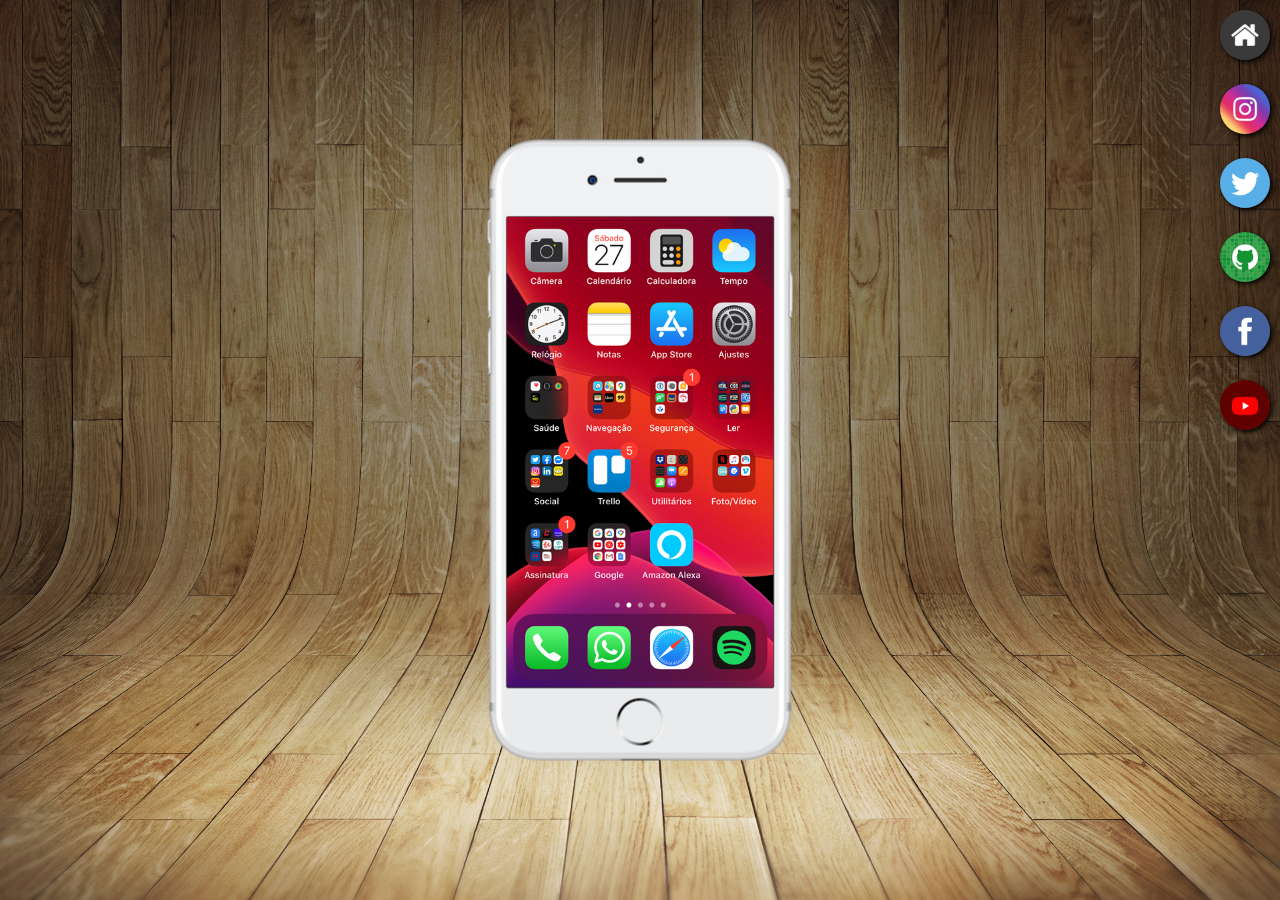
<file: index.html>
<!DOCTYPE html>
<html lang="pt-br">
<head>
    <meta charset="UTF-8">
    <meta name="viewport" content="width=device-width, initial-scale=1.0">
    <title>Projeto Rede Sociais</title>
    <link rel="stylesheet" href="estilo/style.css">
    <link rel="shortcut icon" href="favicon.ico" type="image/x-icon">
</head>
<body>
    <main>
        <section id="telefone">
            <iframe src="home.html" frameborder="0" name="tela" id="tela"></iframe>
        </section>
        <section id="redes-sociais">
            <a href="home.html" target="tela"><img src="imagens/logo-home.jpg" alt="Início"></a><br>
            <a href="instagram.html" target="tela"><img src="imagens/logo-instagram.jpg" alt="Instagram"></a><br>
            <a href="twitter.html" target="tela"><img src="imagens/logo-twitter.jpg" alt="Twitter"></a><br>
            <a href="github.html" target="tela"><img src="imagens/logo-github.jpg" alt="Github"></a><br>
            <a href="facebook.html" target="tela"><img src="imagens/logo-facebook.jpg" alt="Facebook"></a><br>
            <a href="youtube.html" target="tela"><img src="imagens/logo-youtube.jpg" alt="Youtube"></a>
        </section>
    </main>
</body>
</html>
</file>
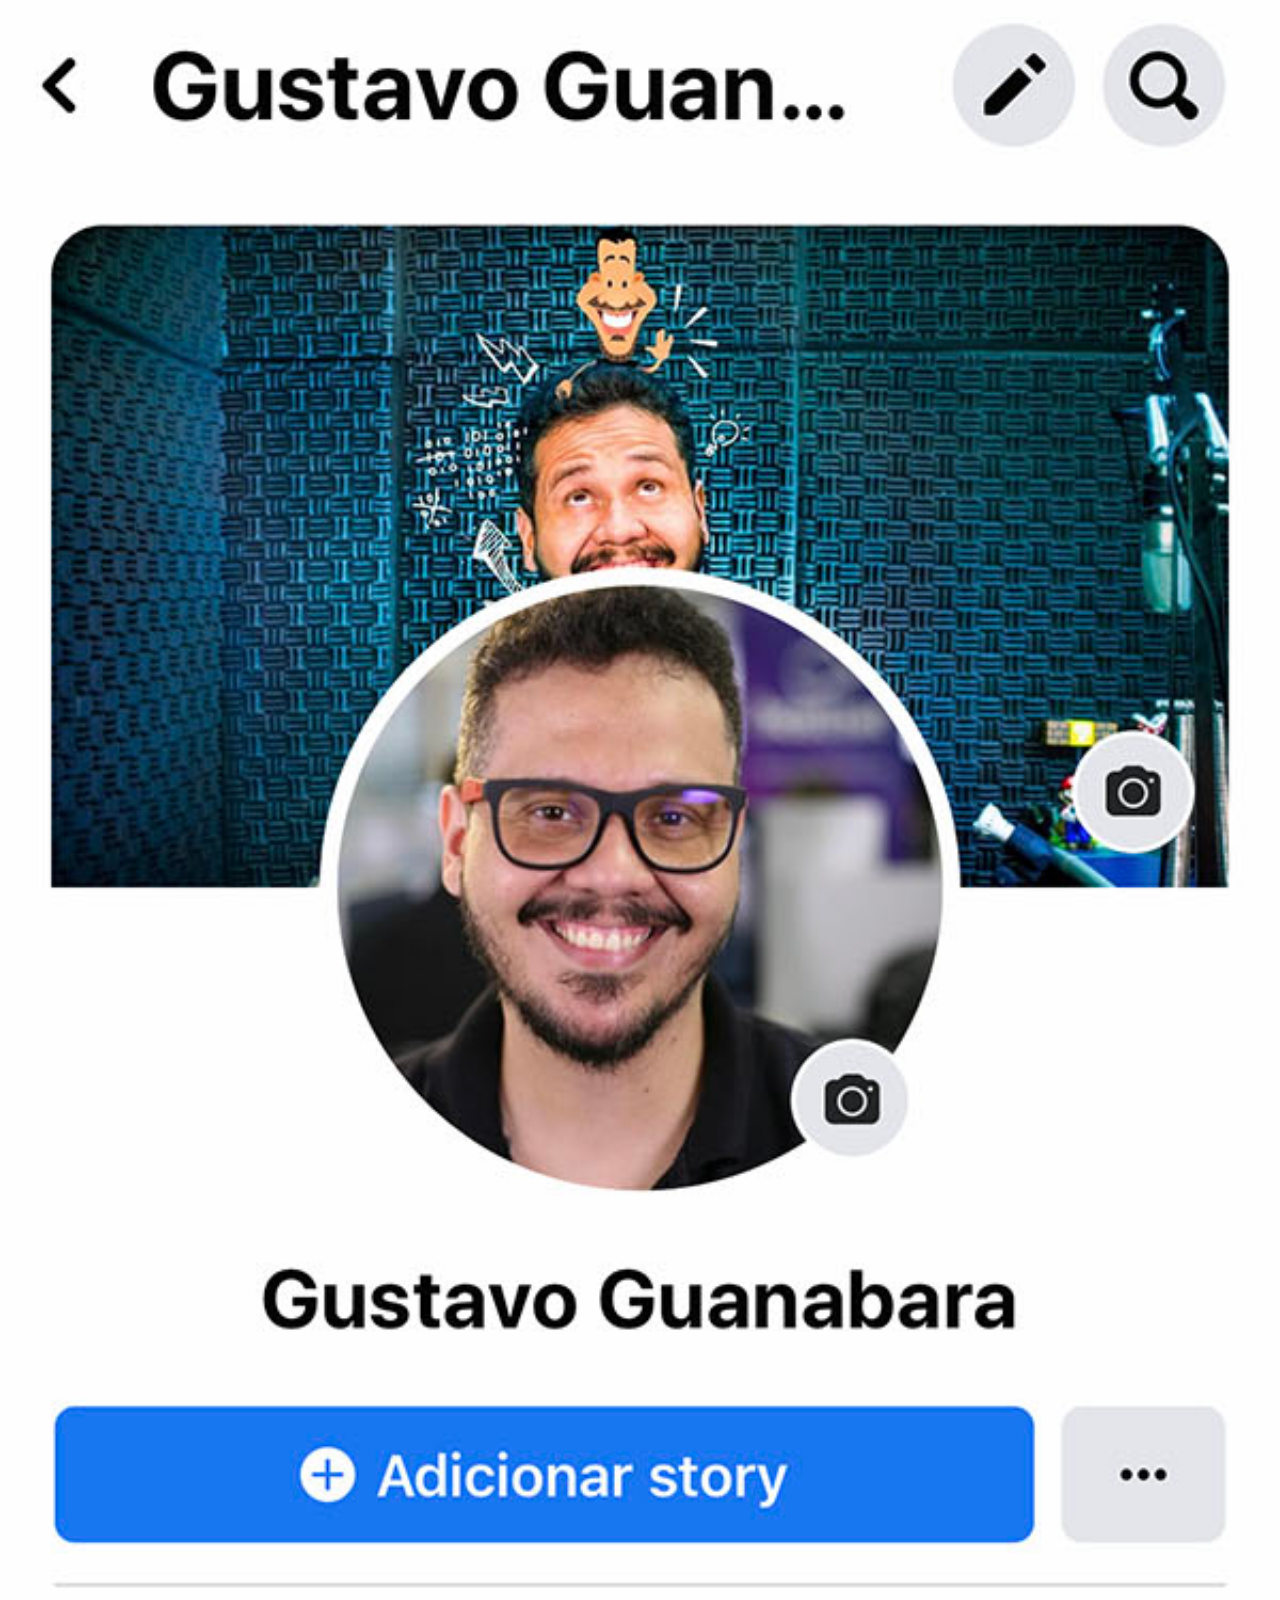
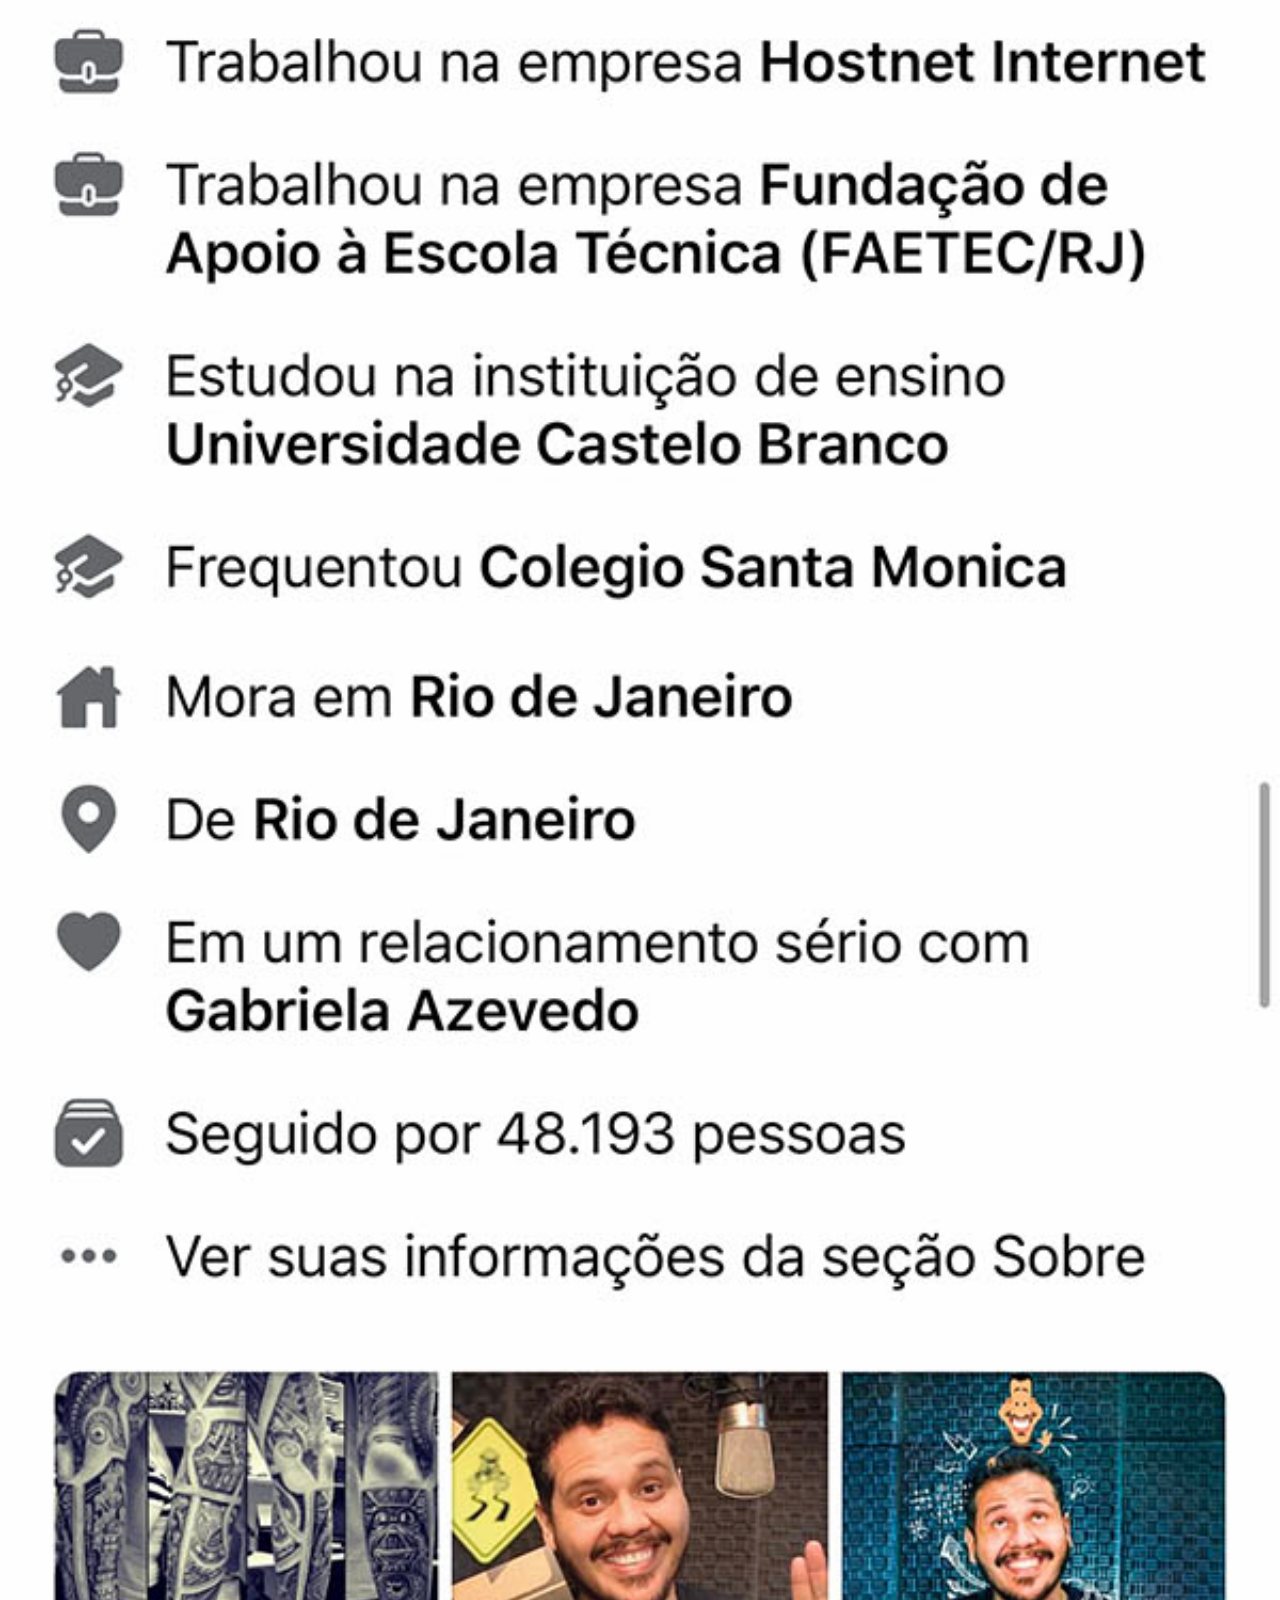
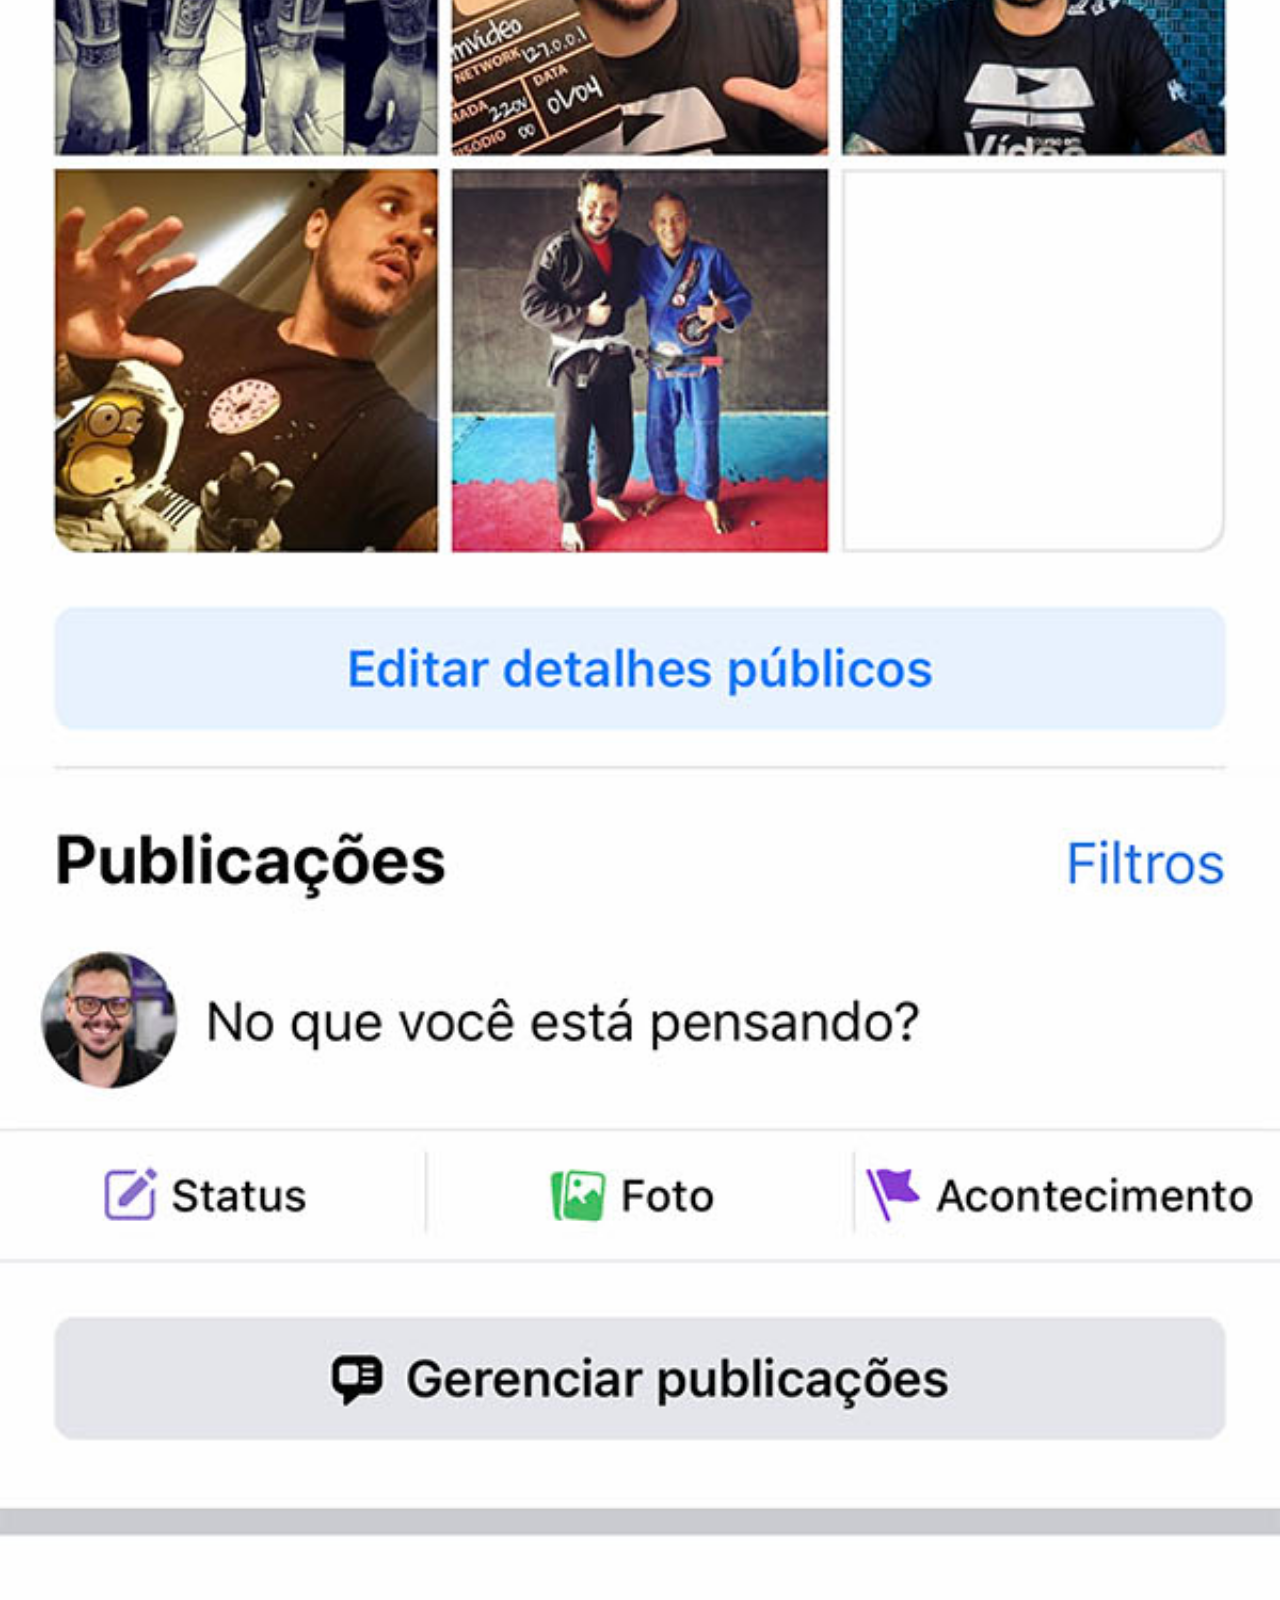
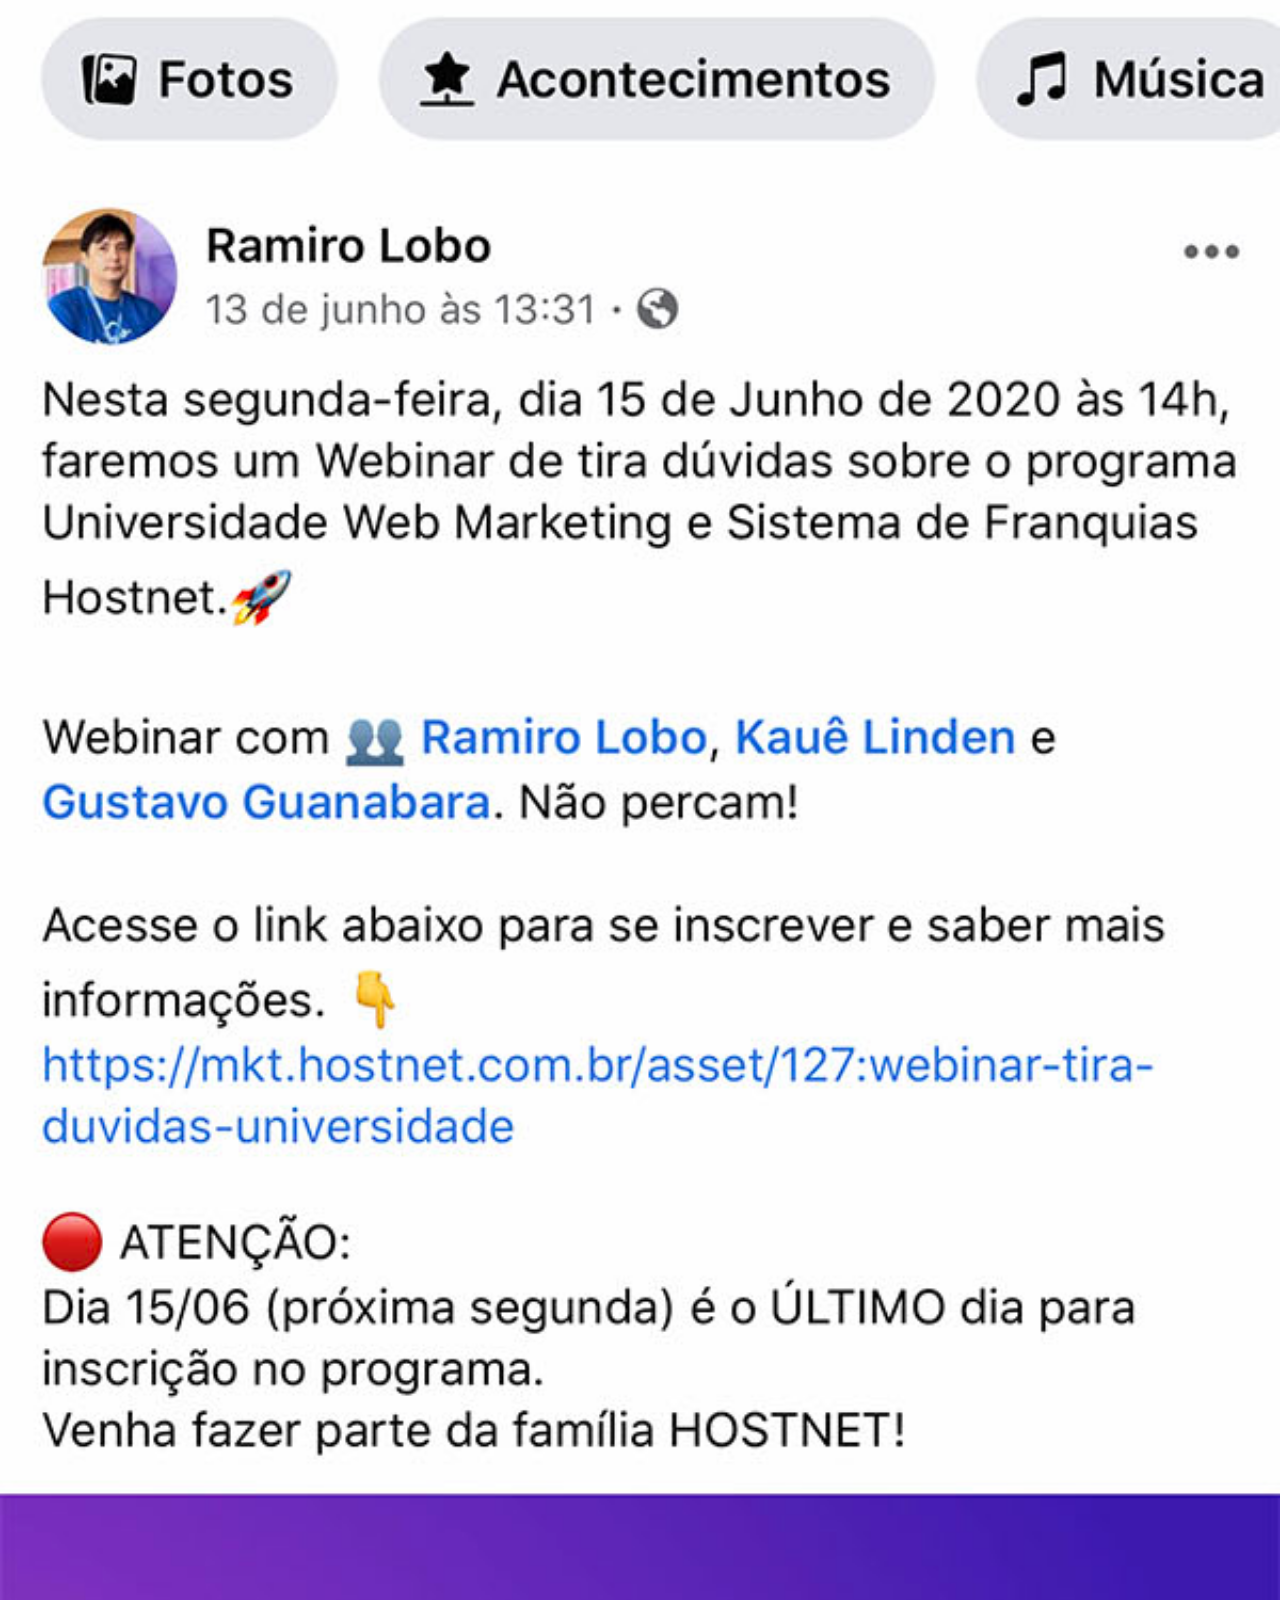
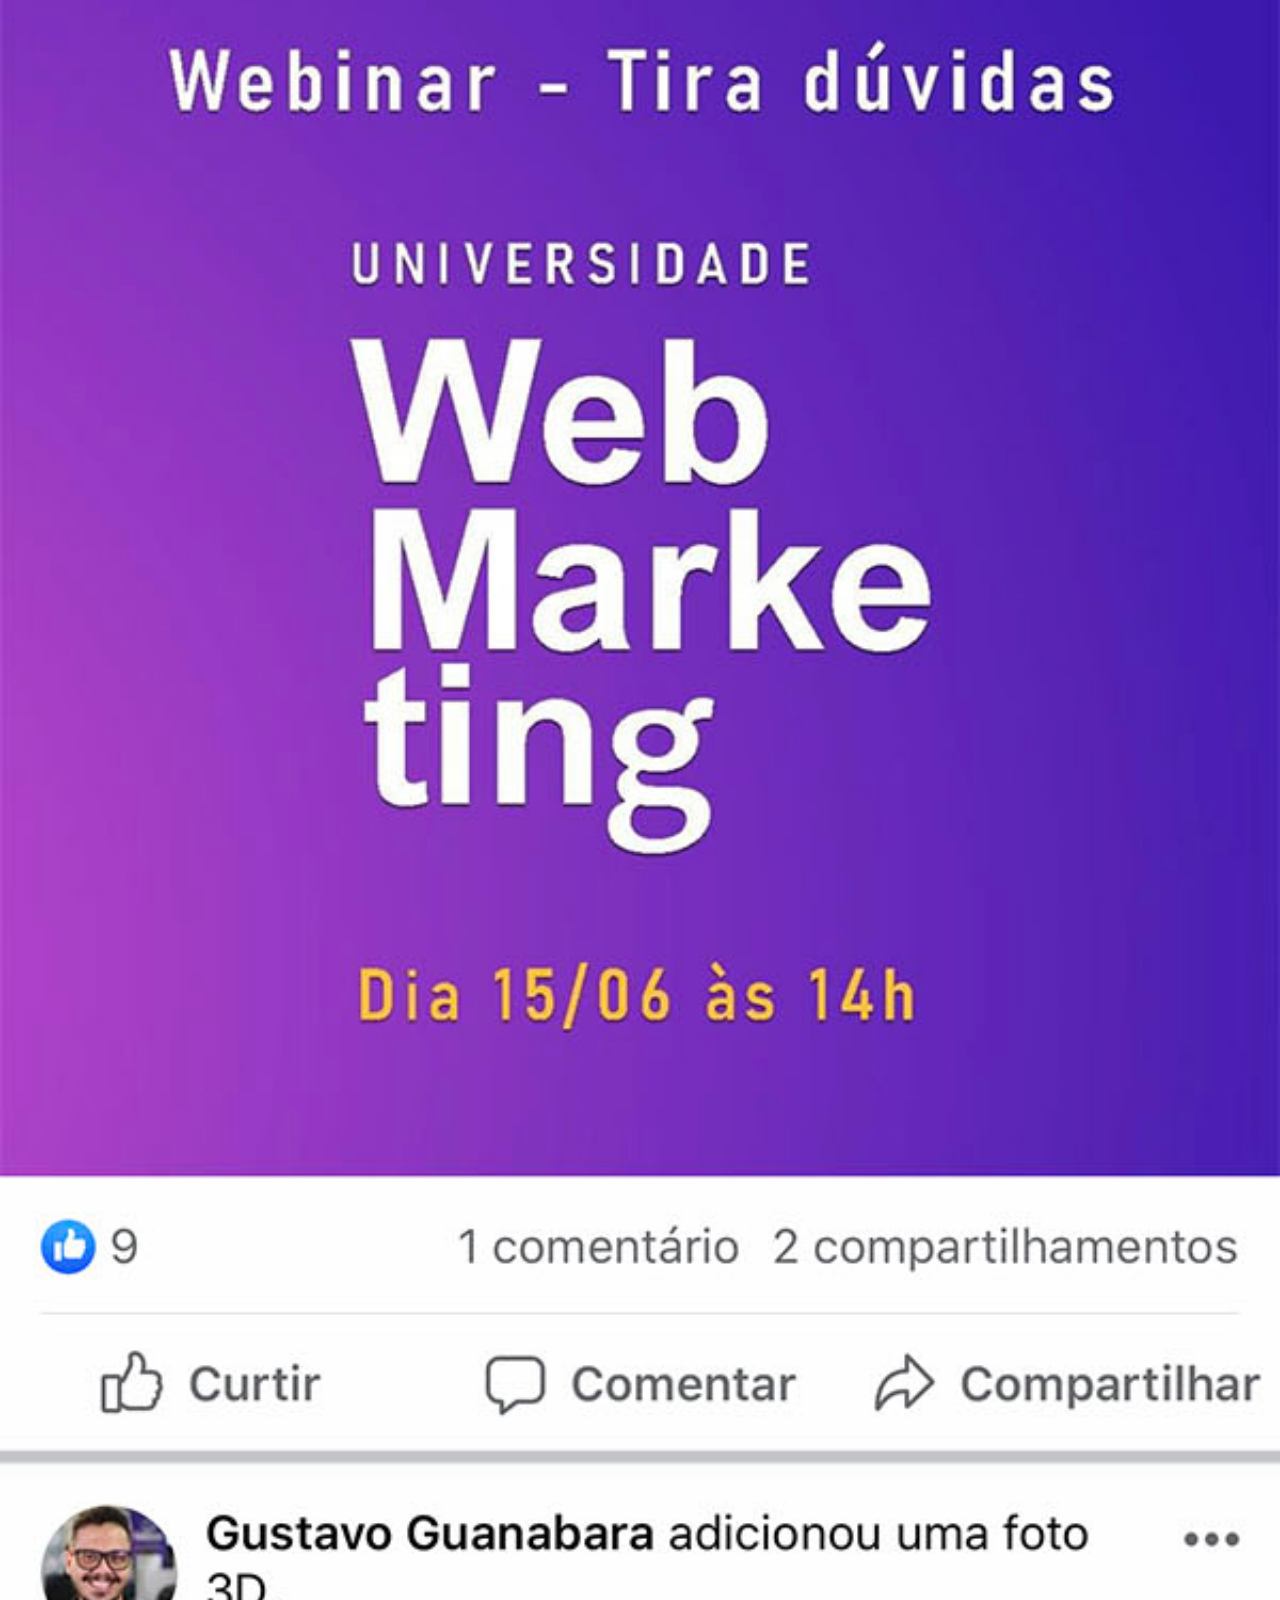
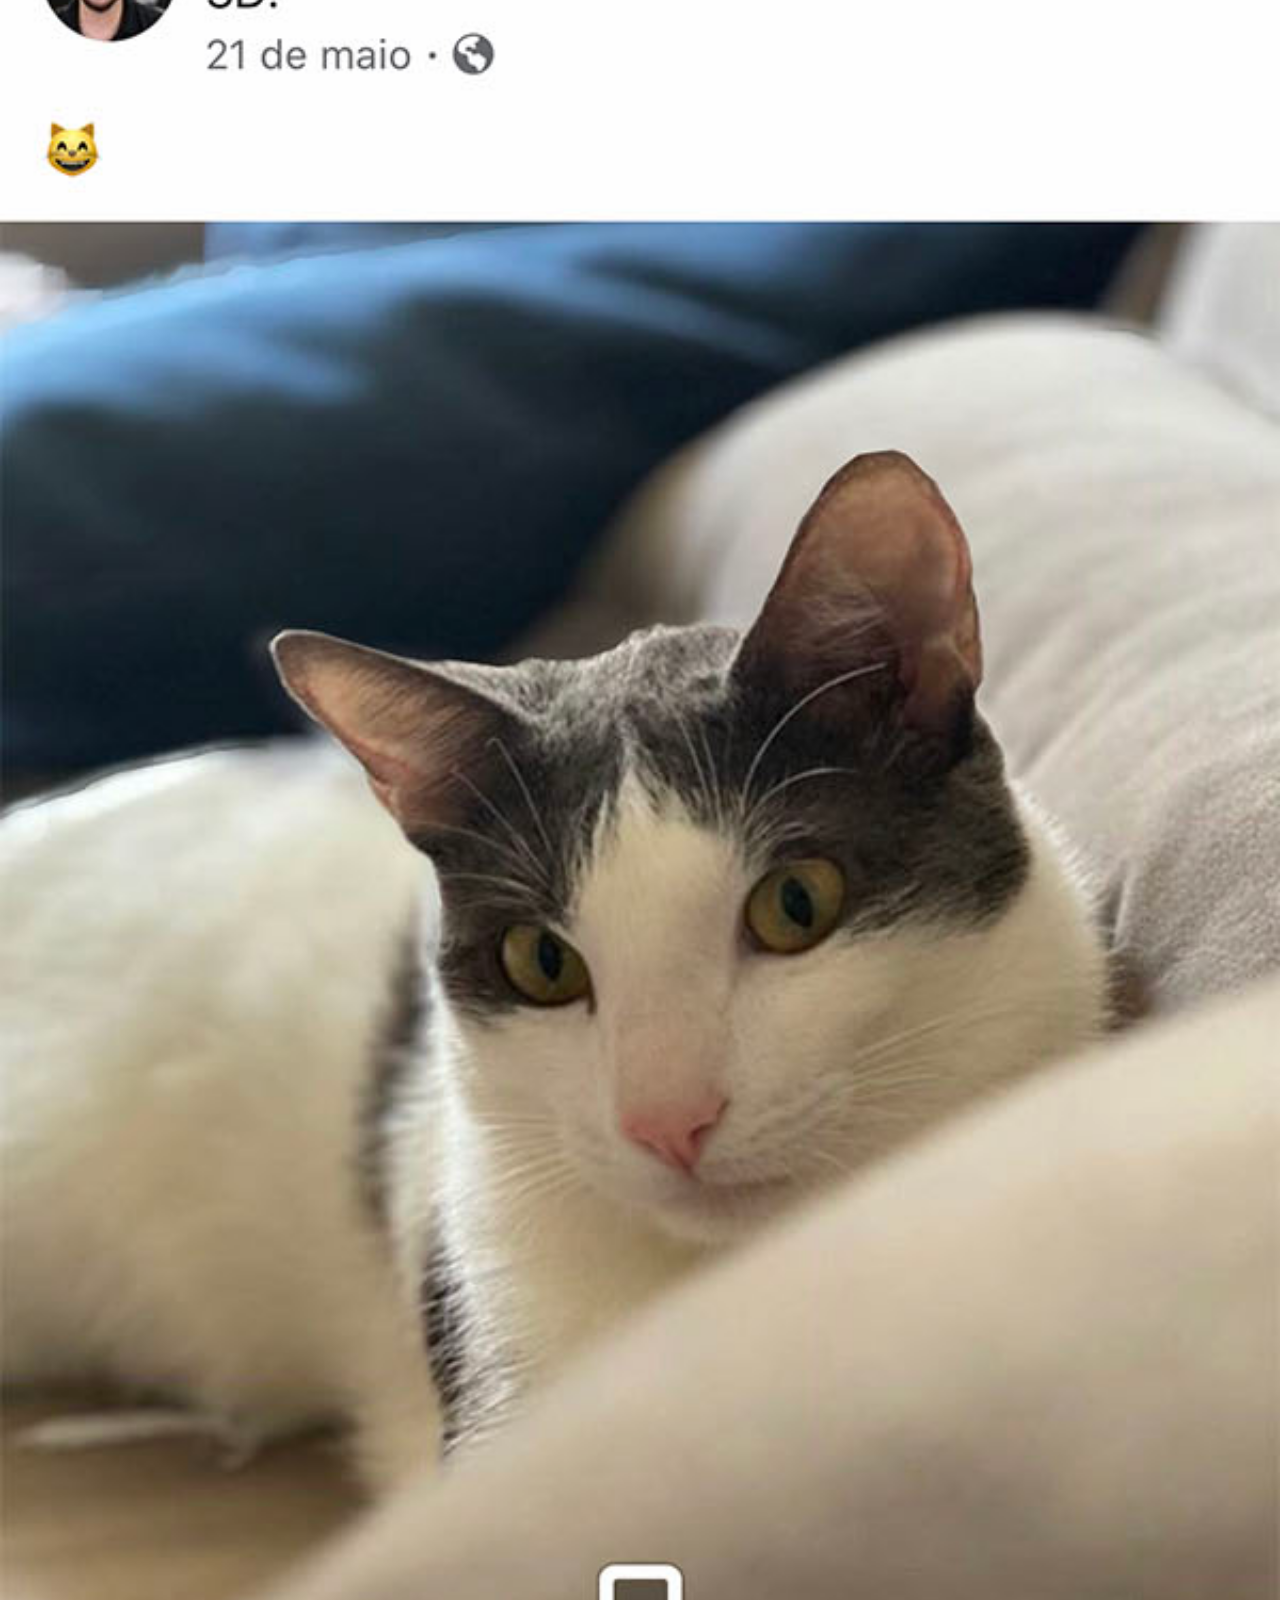
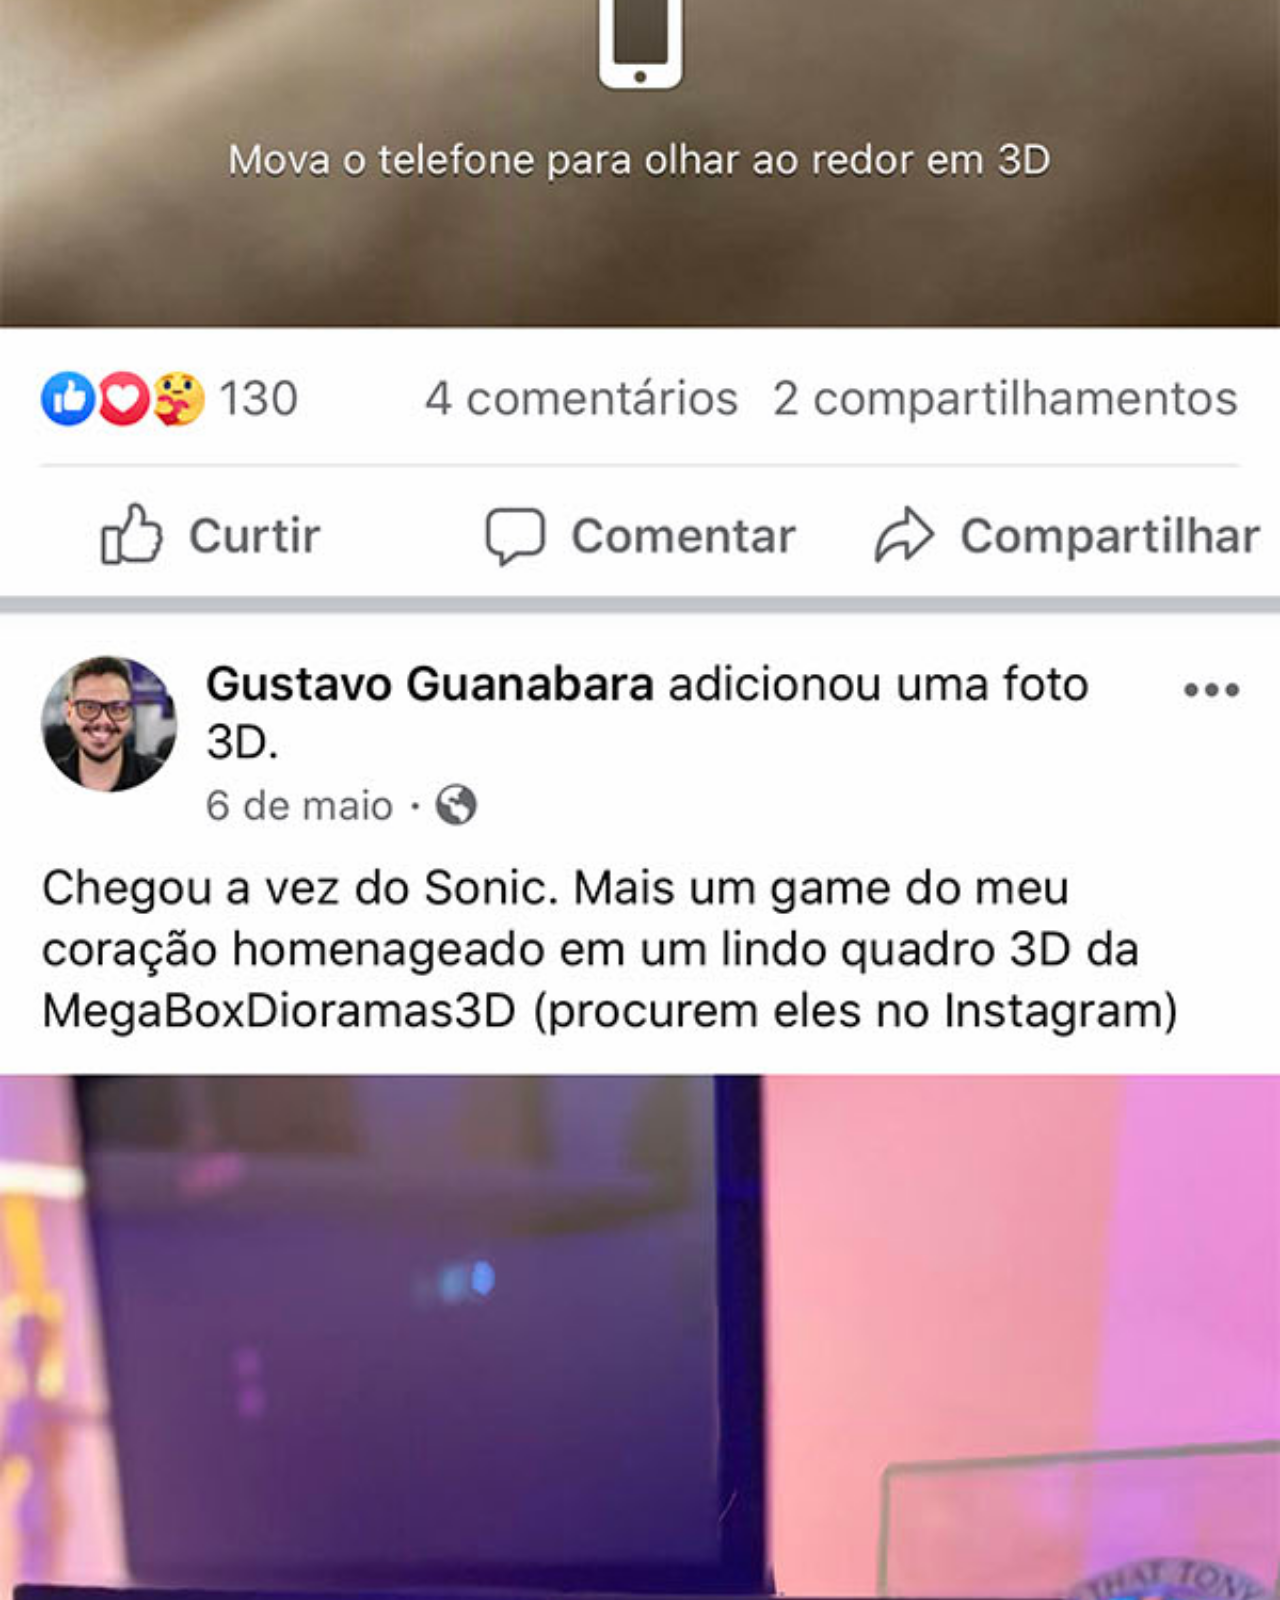
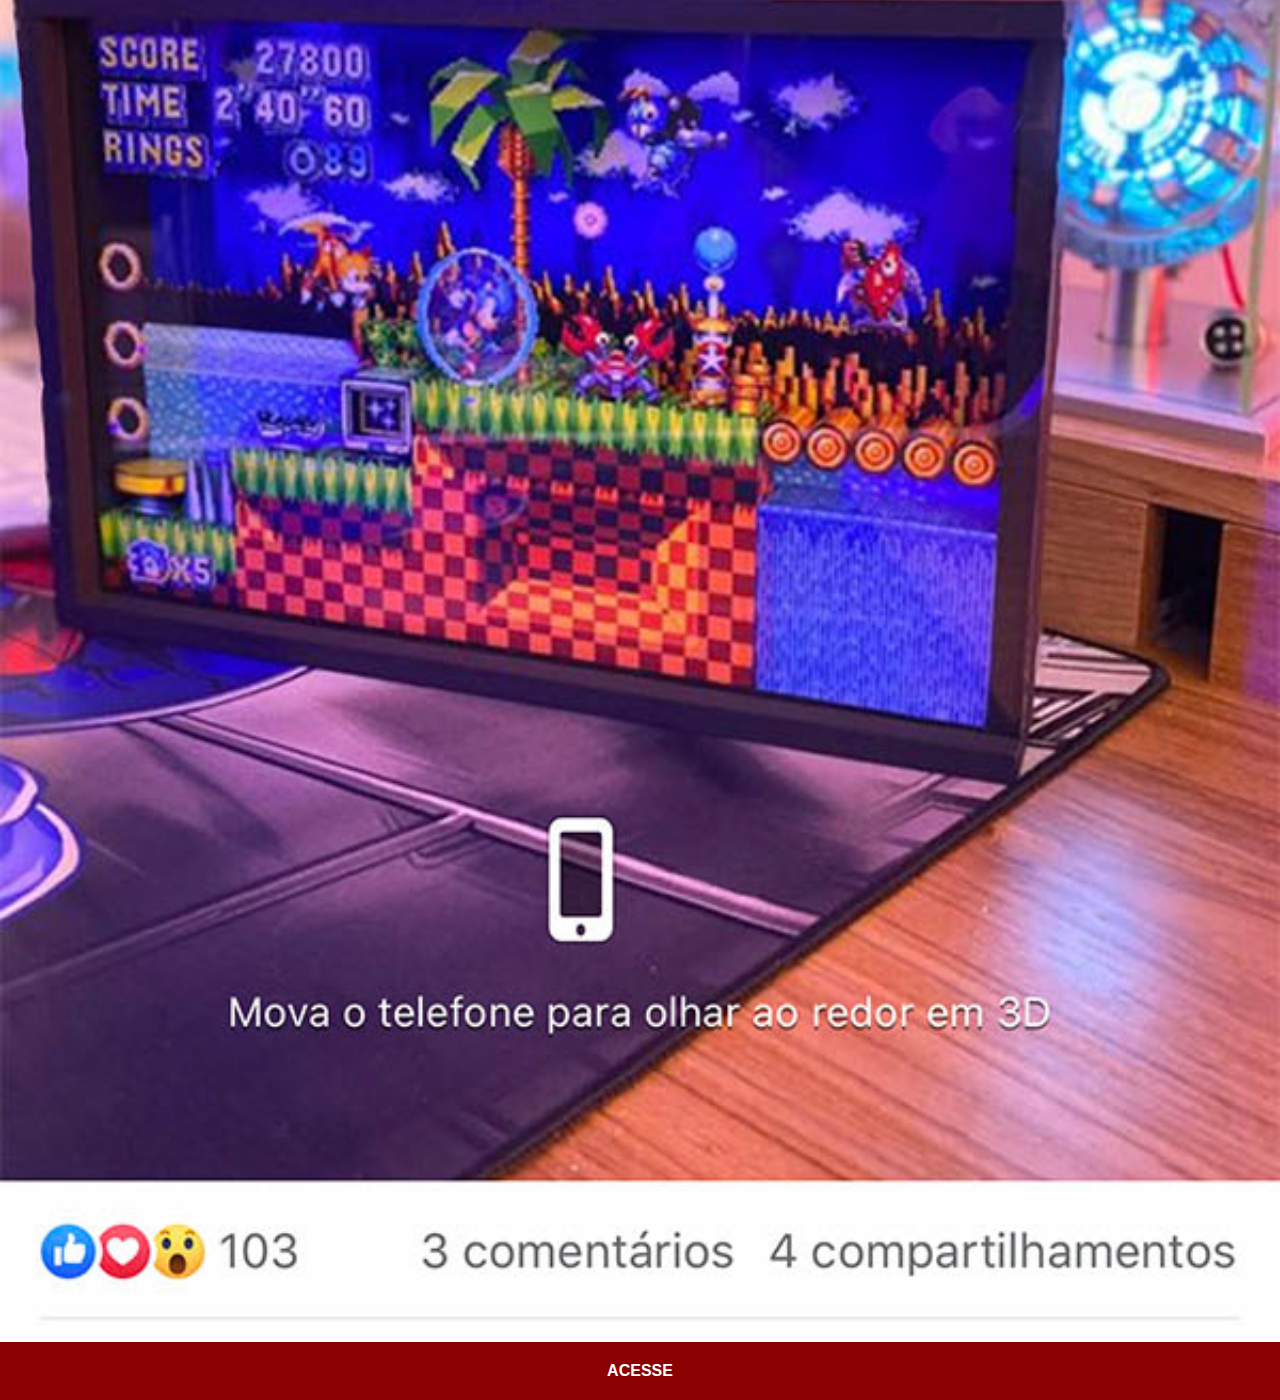
<file: facebook.html>
<!DOCTYPE html>
<html lang="pt-br">
<head>
    <meta charset="UTF-8">
    <meta name="viewport" content="width=device-width, initial-scale=1.0">
    <title>Facebook</title>
    <link rel="stylesheet" href="estilo/social.css">
</head>
<body>
    <img src="imagens/tela-facebook.jpg" alt="Facebook">
    <a href="https://www.facebook.com/gustavoguanabara/" target="_blank">ACESSE</a>
</body>
</html>
</file>
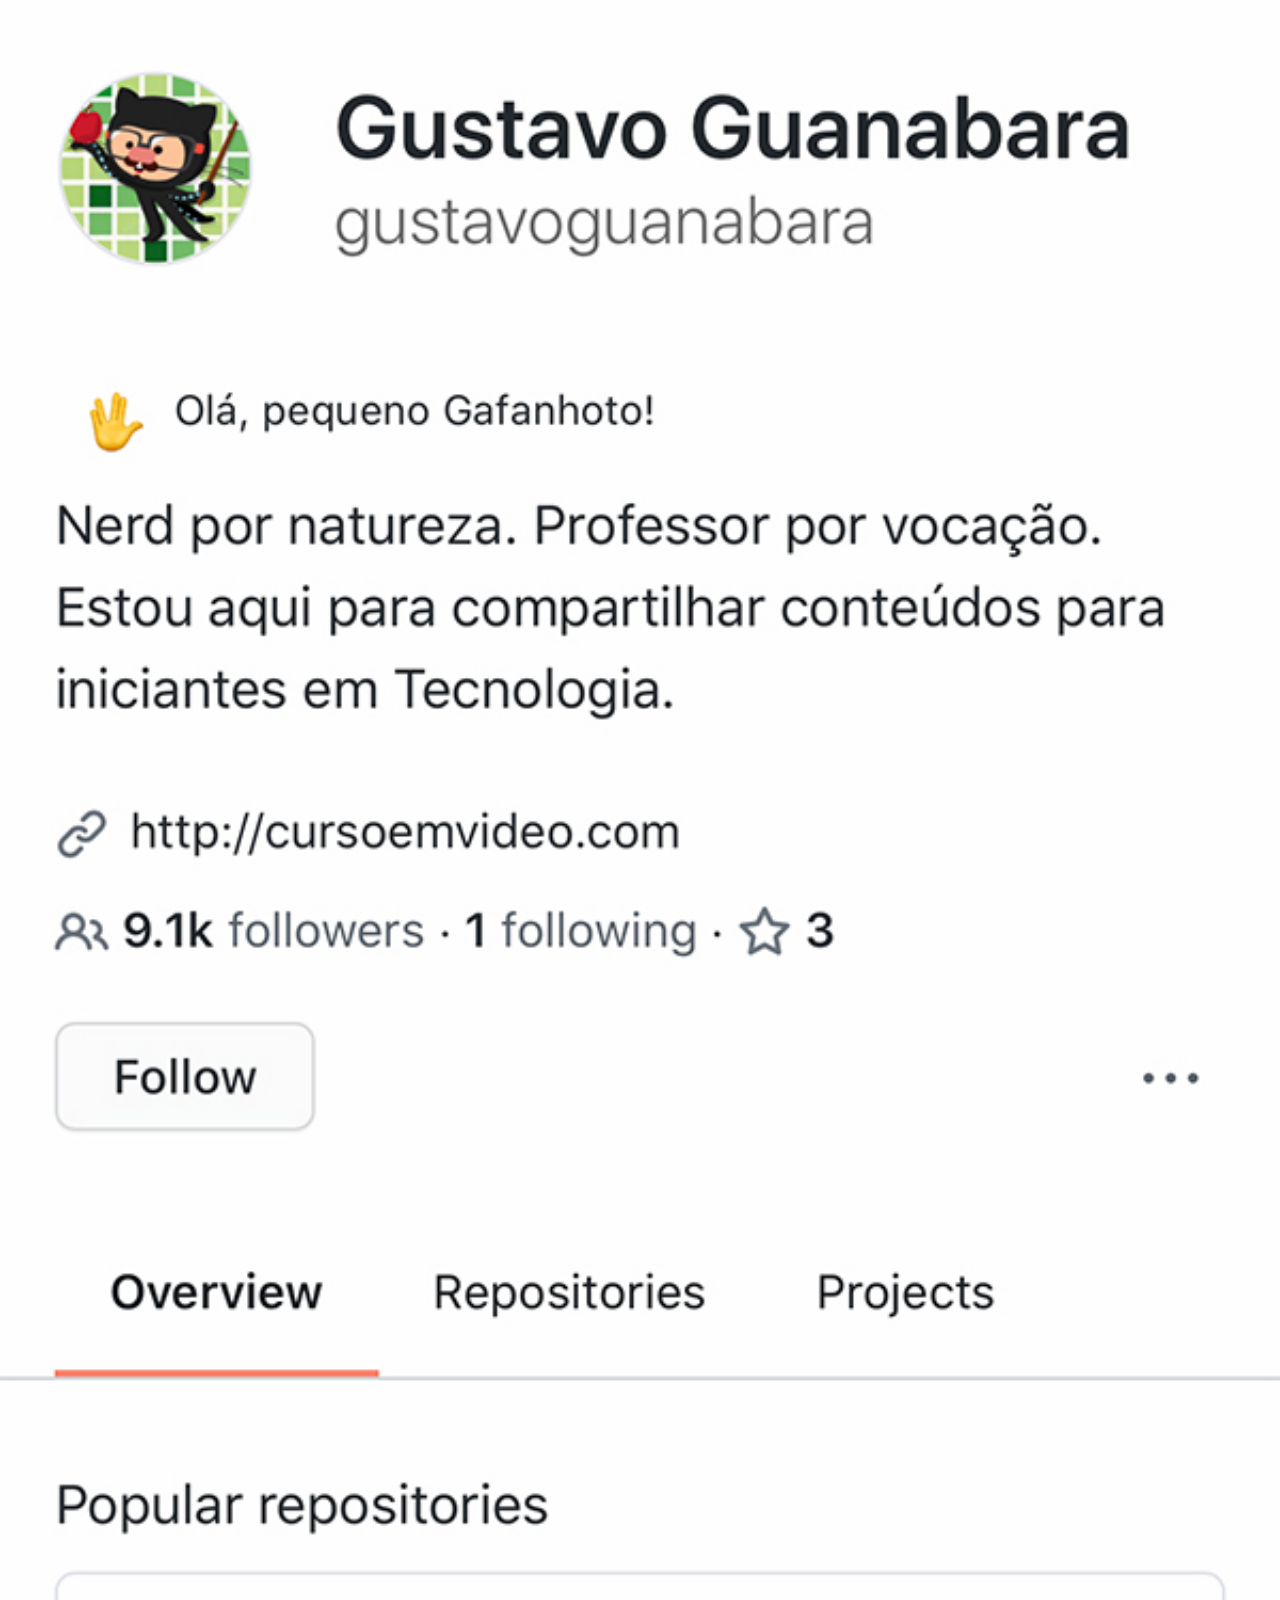
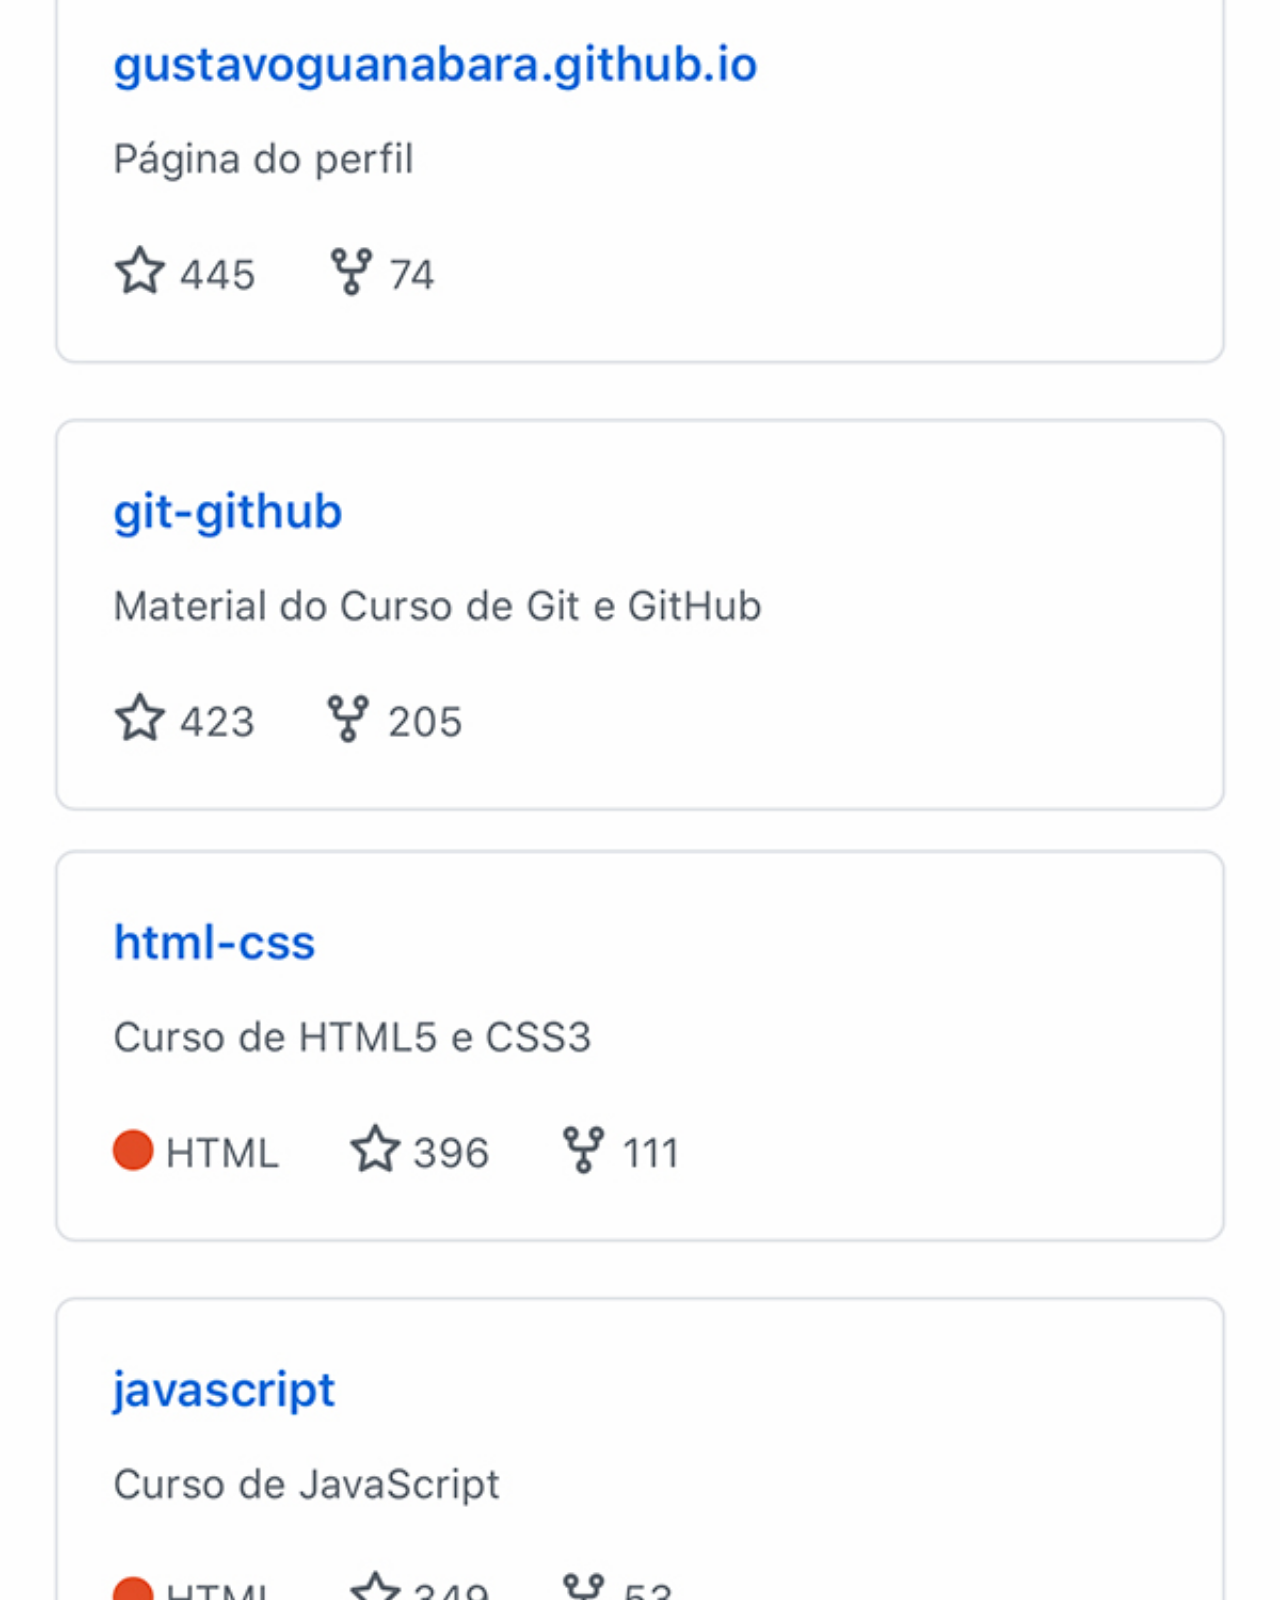
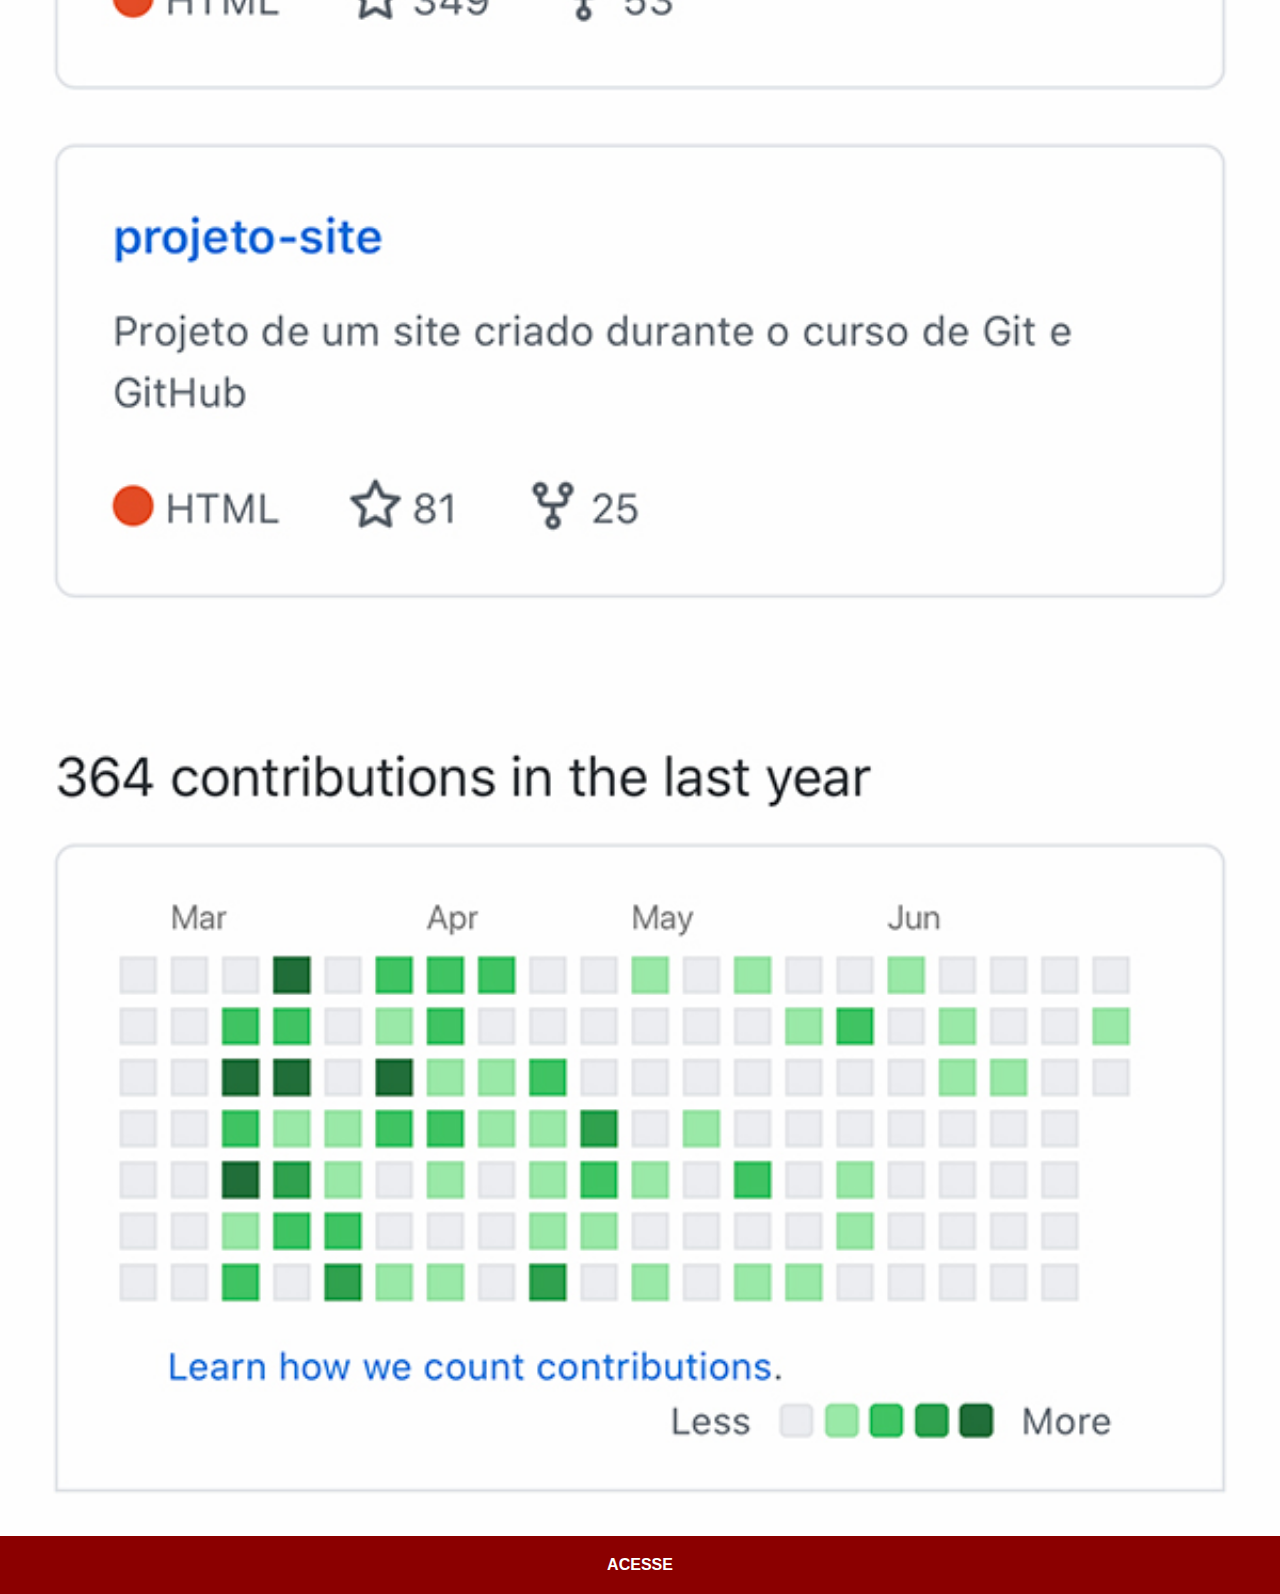
<file: github.html>
<!DOCTYPE html>
<html lang="pt-br">
<head>
    <meta charset="UTF-8">
    <meta name="viewport" content="width=device-width, initial-scale=1.0">
    <title>GitHub</title>
    <link rel="stylesheet" href="estilo/social.css">
</head>
<body>
    <img src="imagens/tela-github.jpg" alt="GitHub">
    <a href="https://github.com/gustavoguanabara/" target="_blank">ACESSE</a>
</body>
</html>
</file>
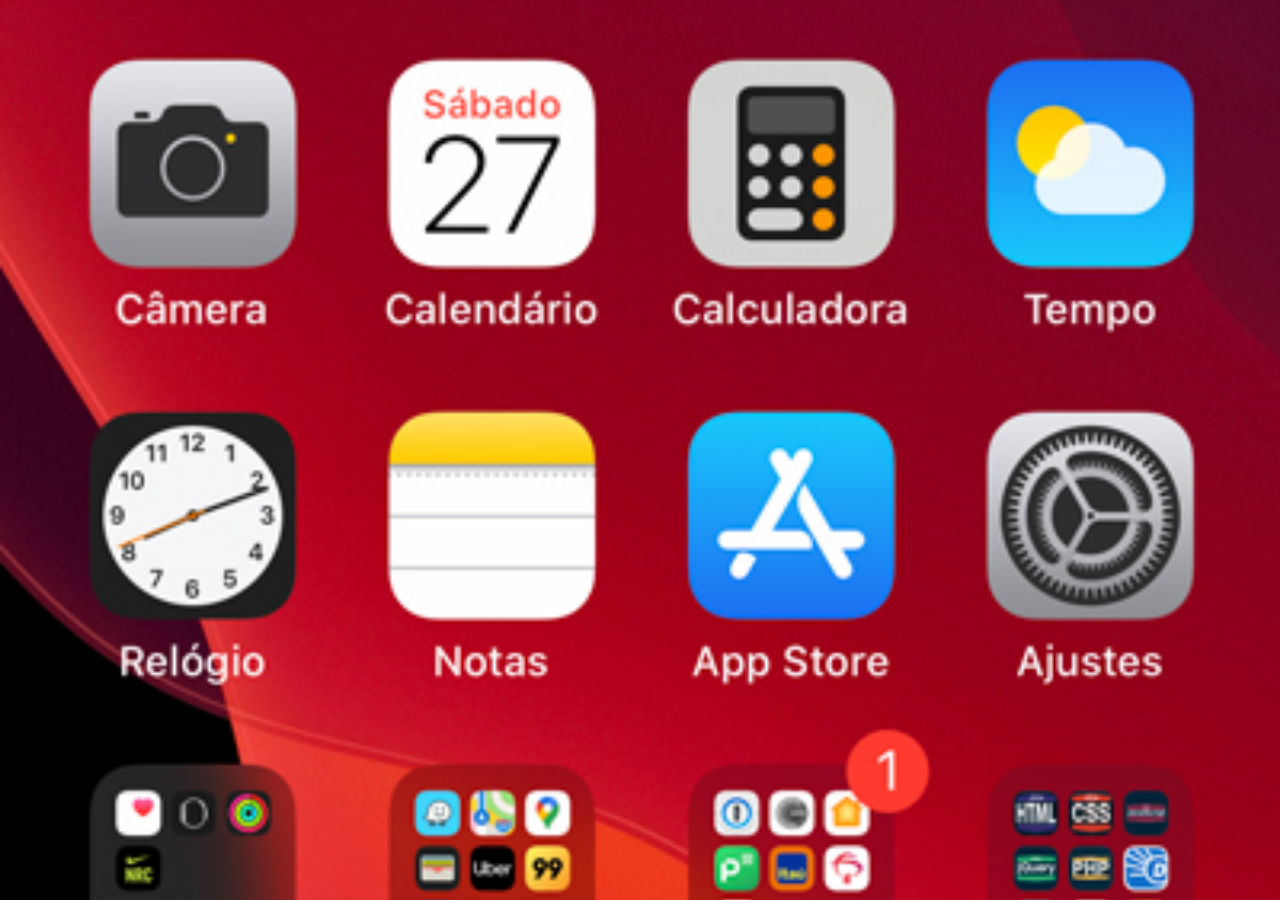
<file: home.html>
<!DOCTYPE html>
<html lang="pt-br">
<head>
    <meta charset="UTF-8">
    <meta name="viewport" content="width=device-width, initial-scale=1.0">
    <title>Home</title>
    <style>
        body{
            background: url(imagens/tela-home.jpg) no-repeat top center;
            background-size: cover;
        }
    </style>
</head>
<body>
    
</body>
</html>
</file>
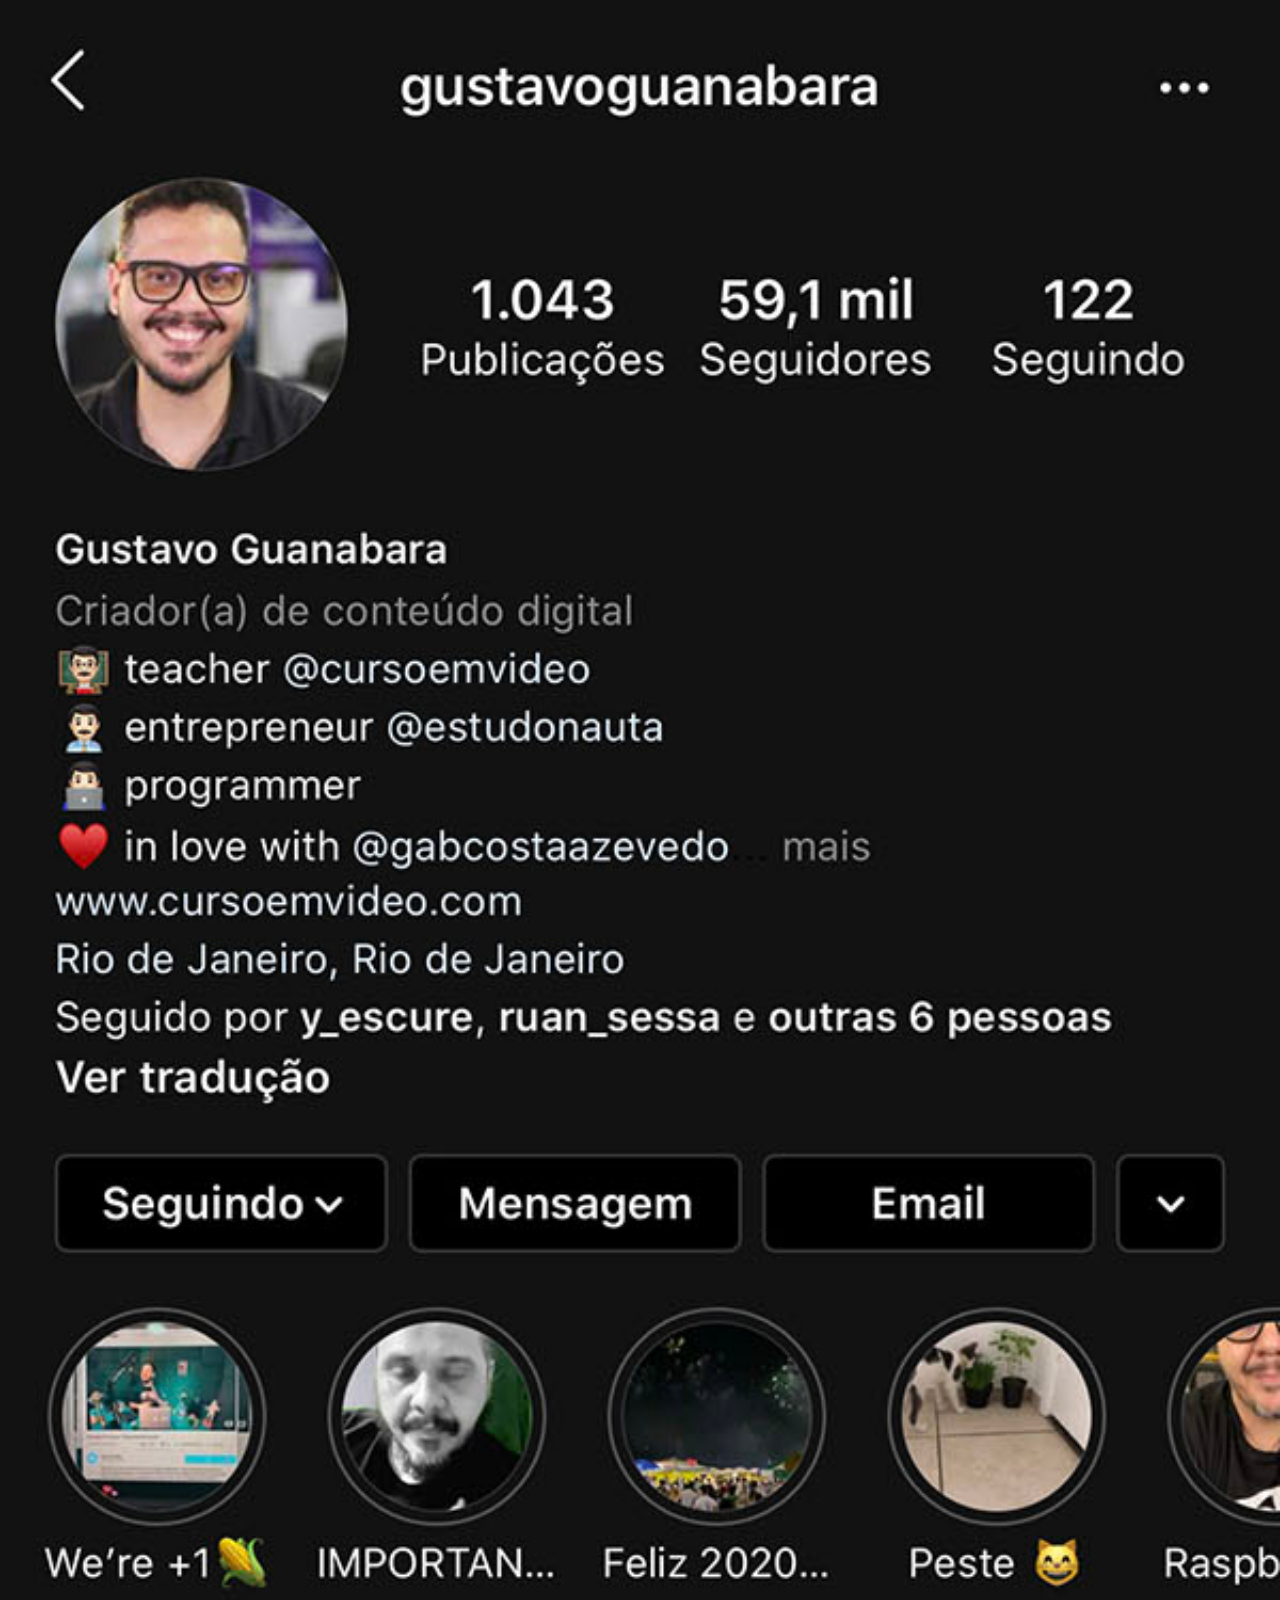
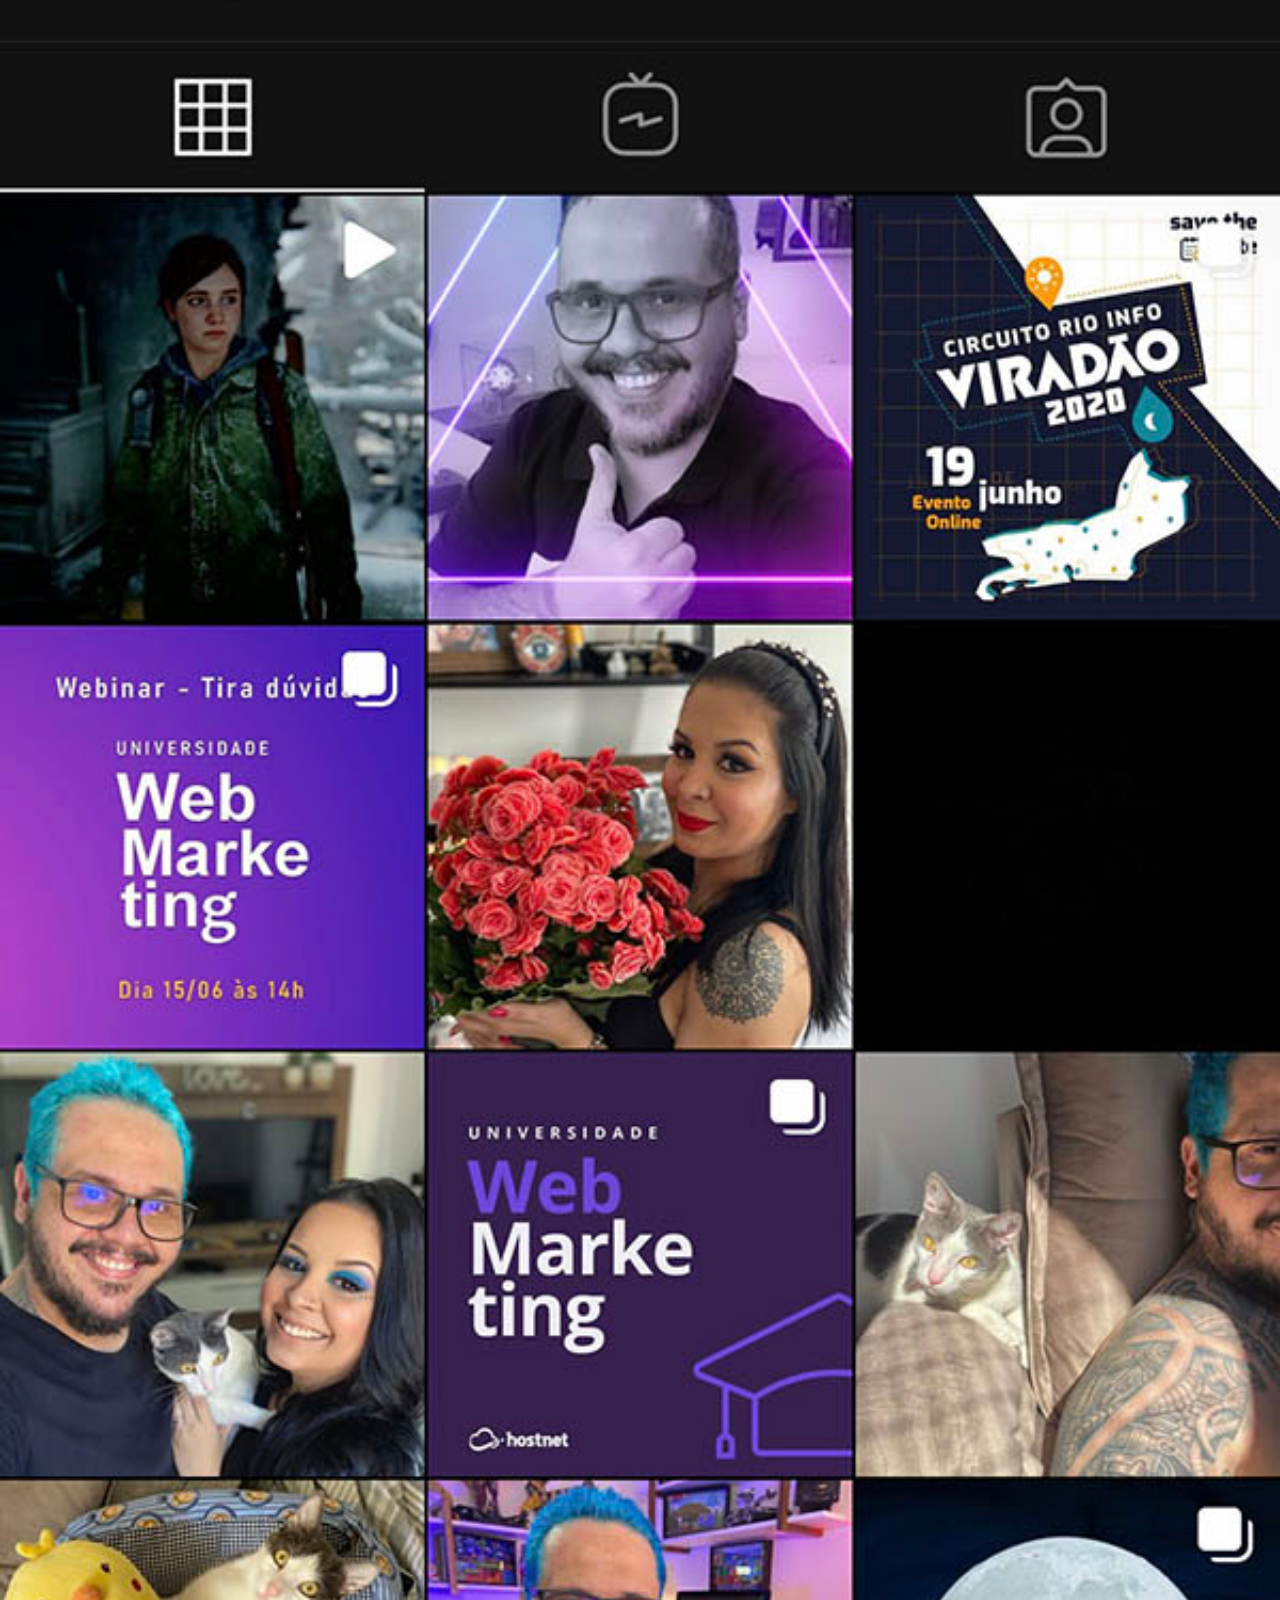
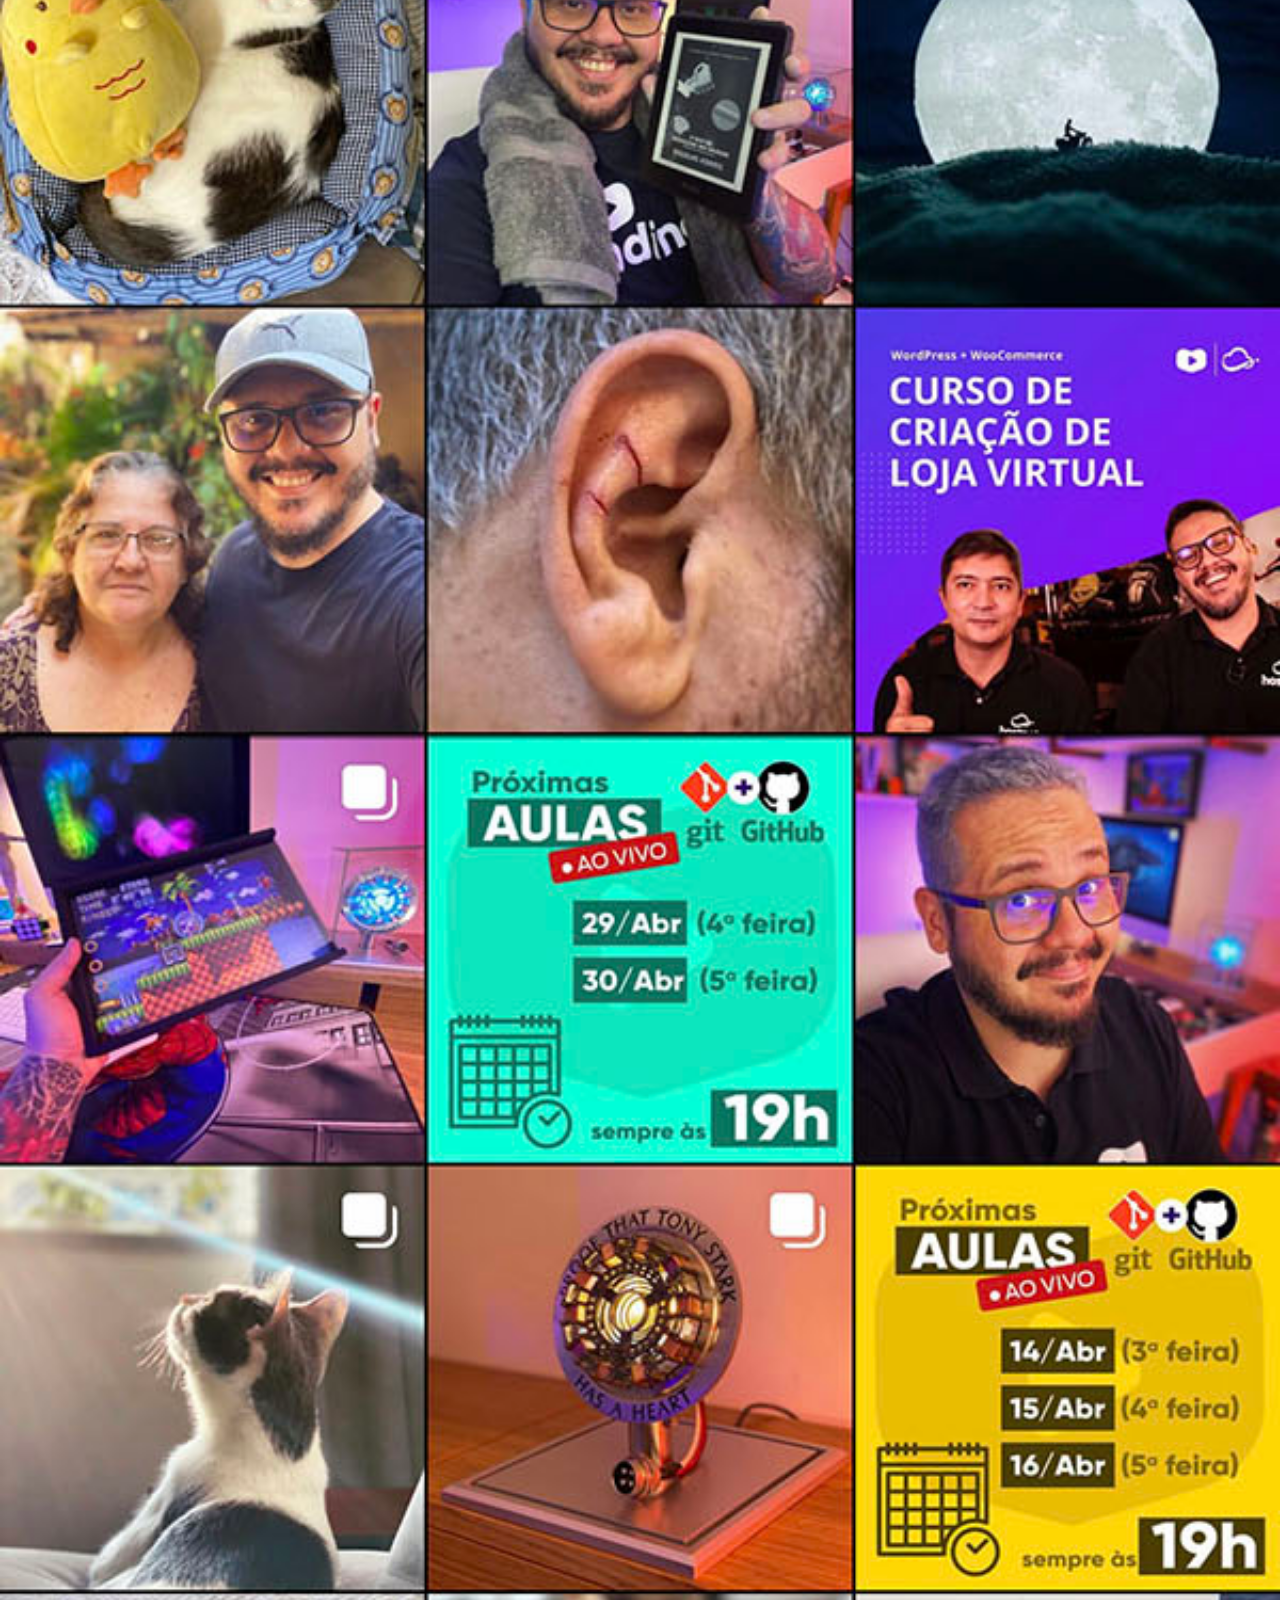
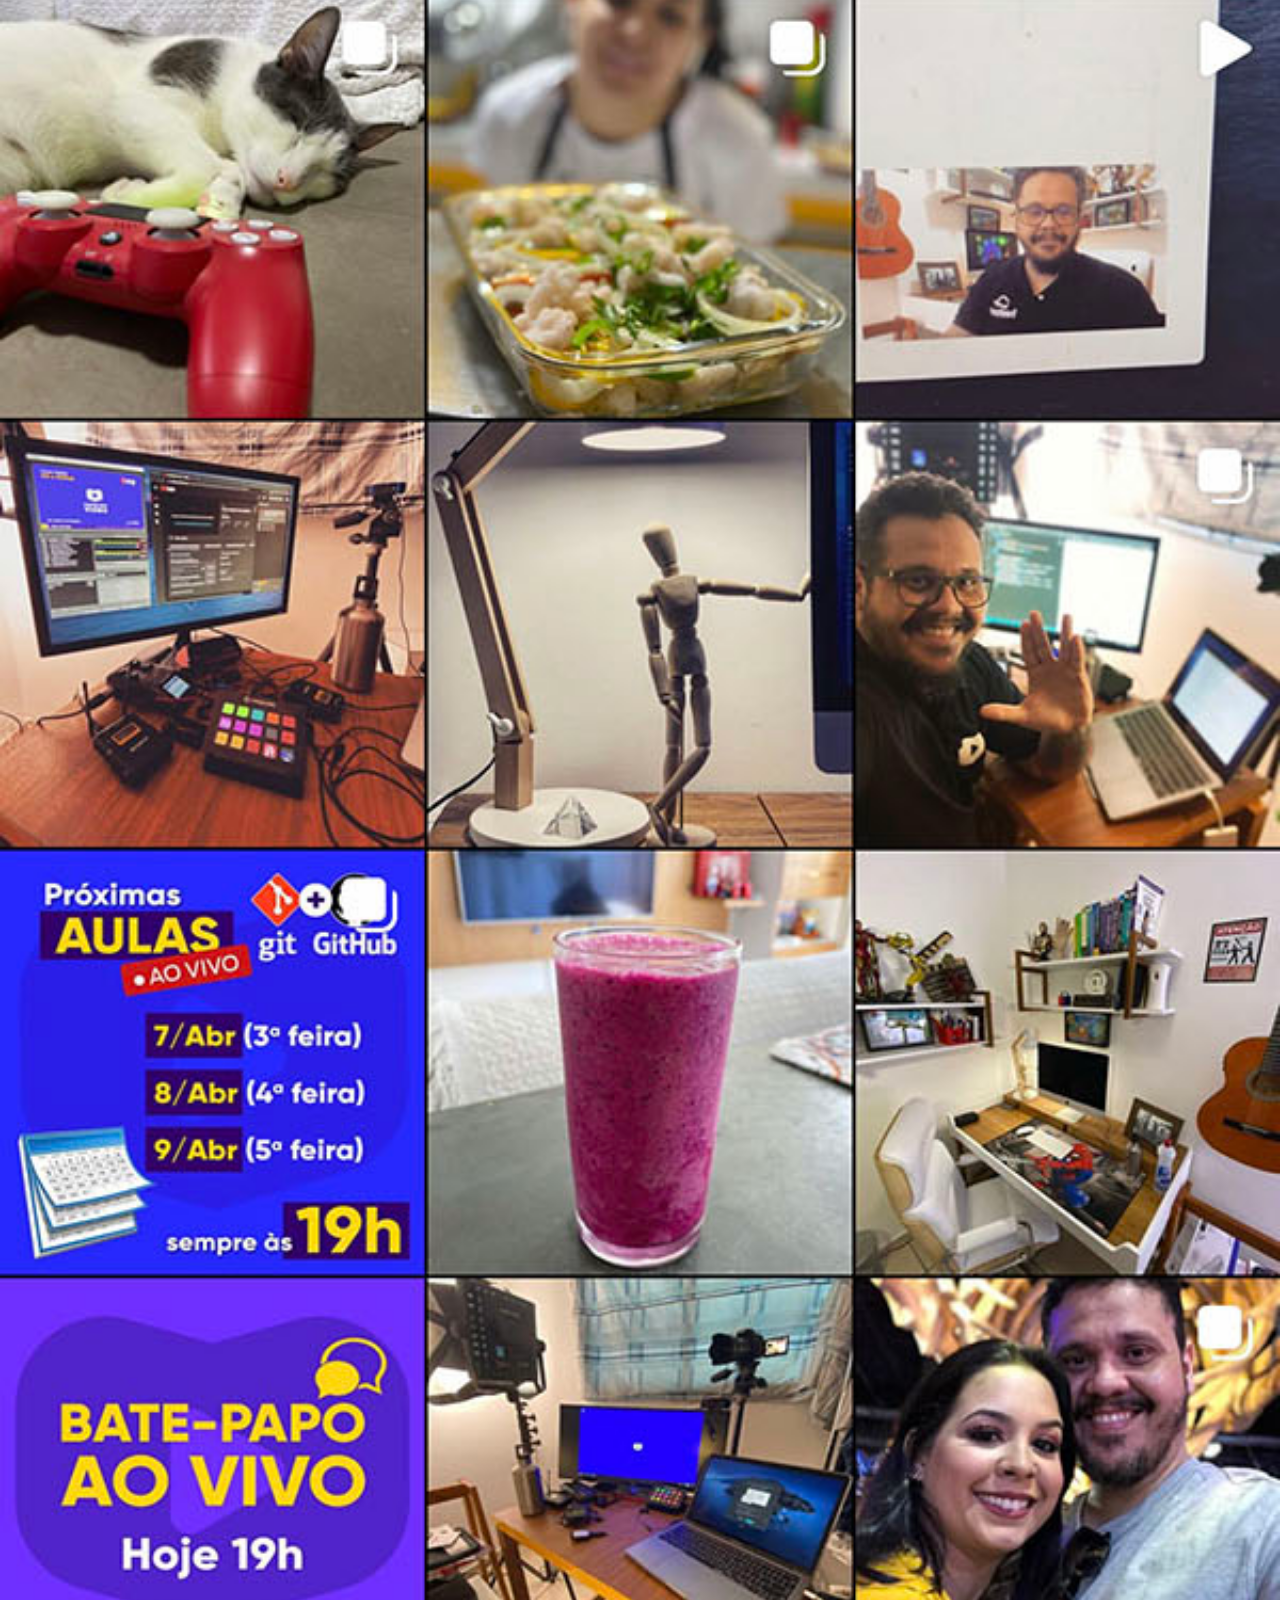
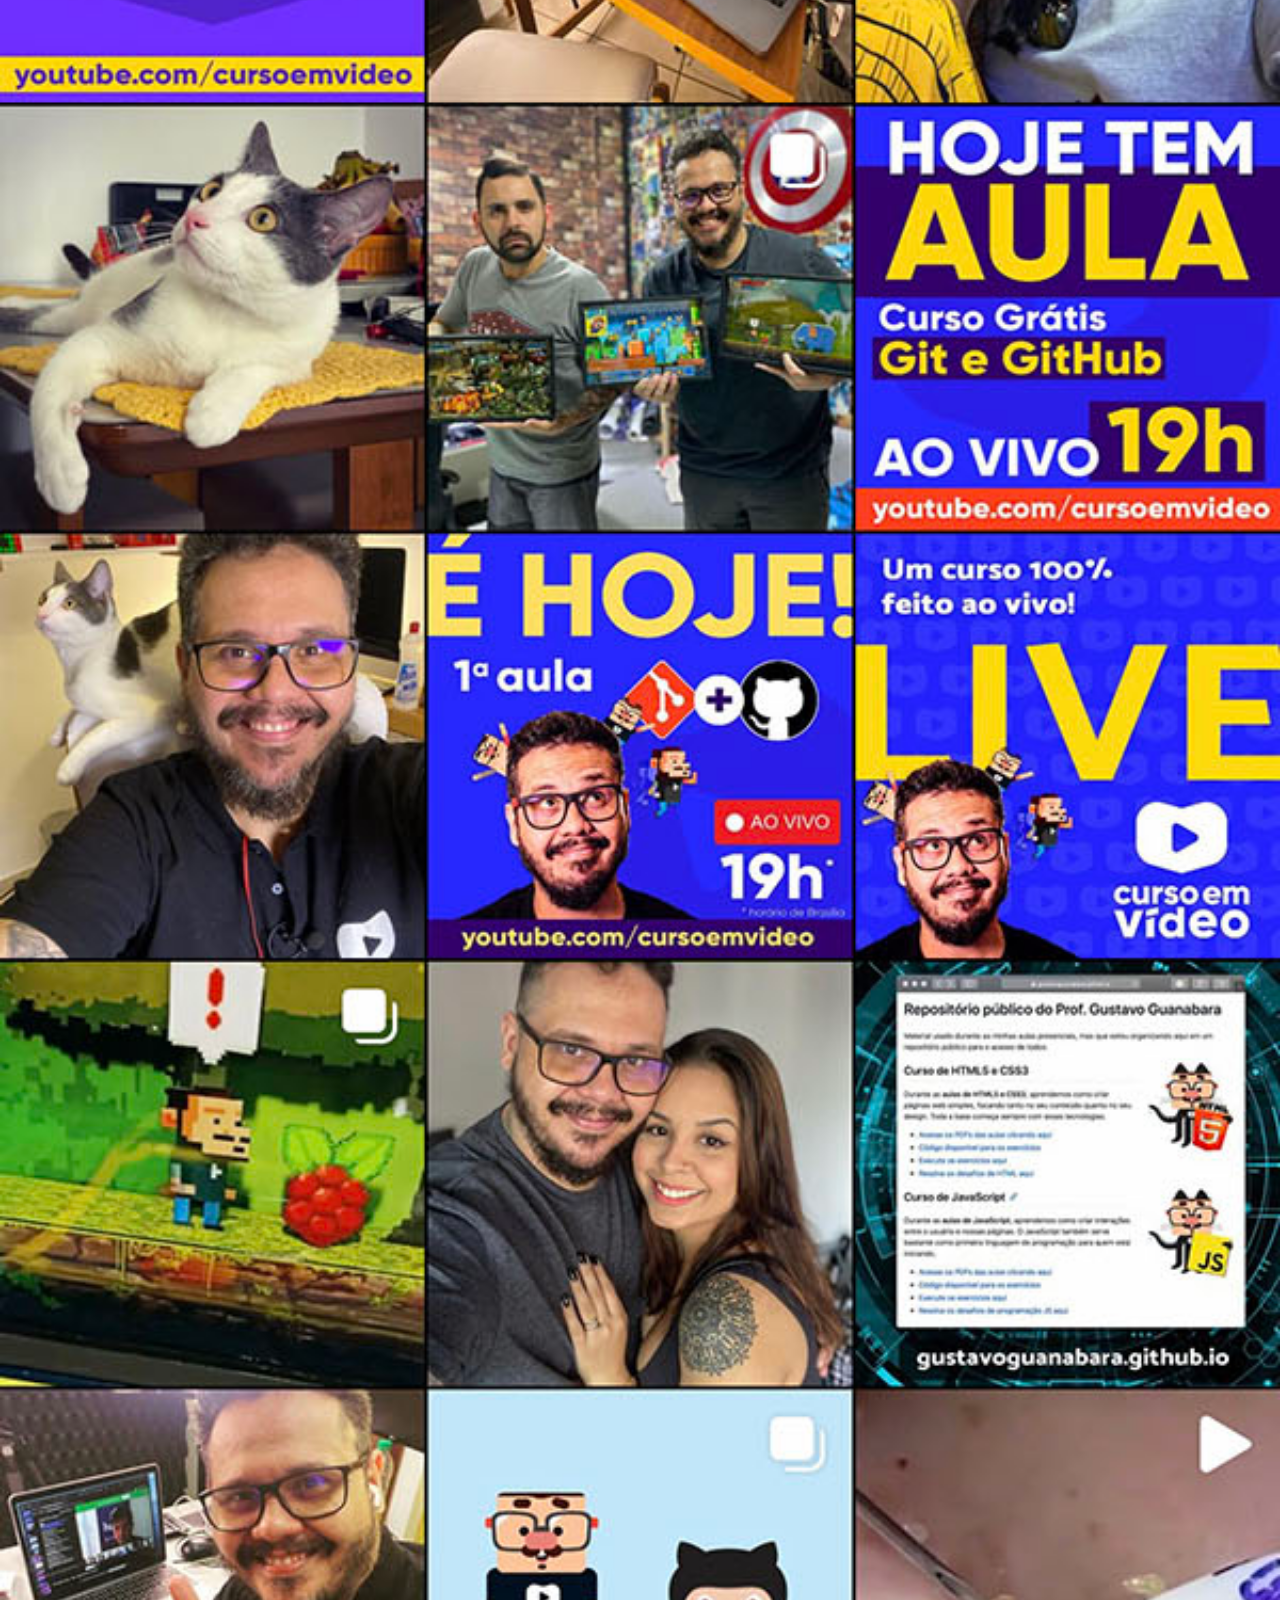
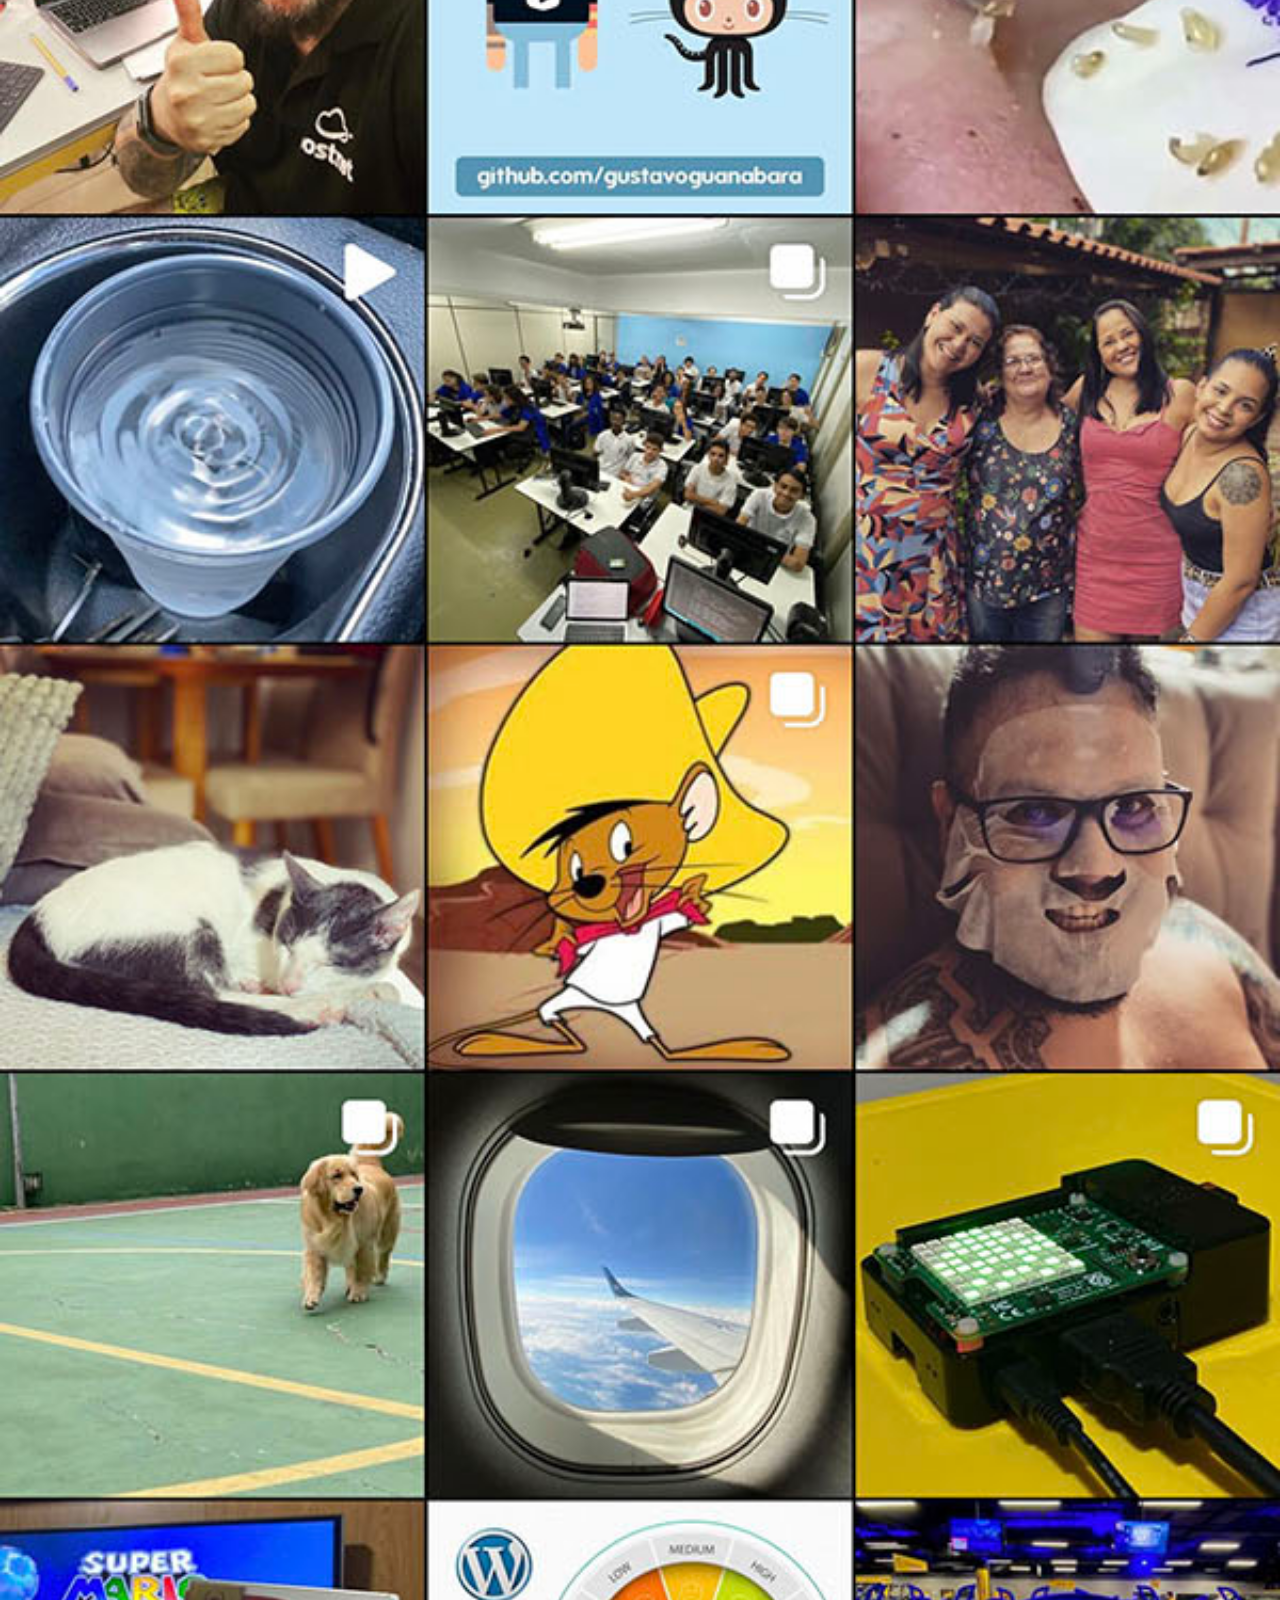
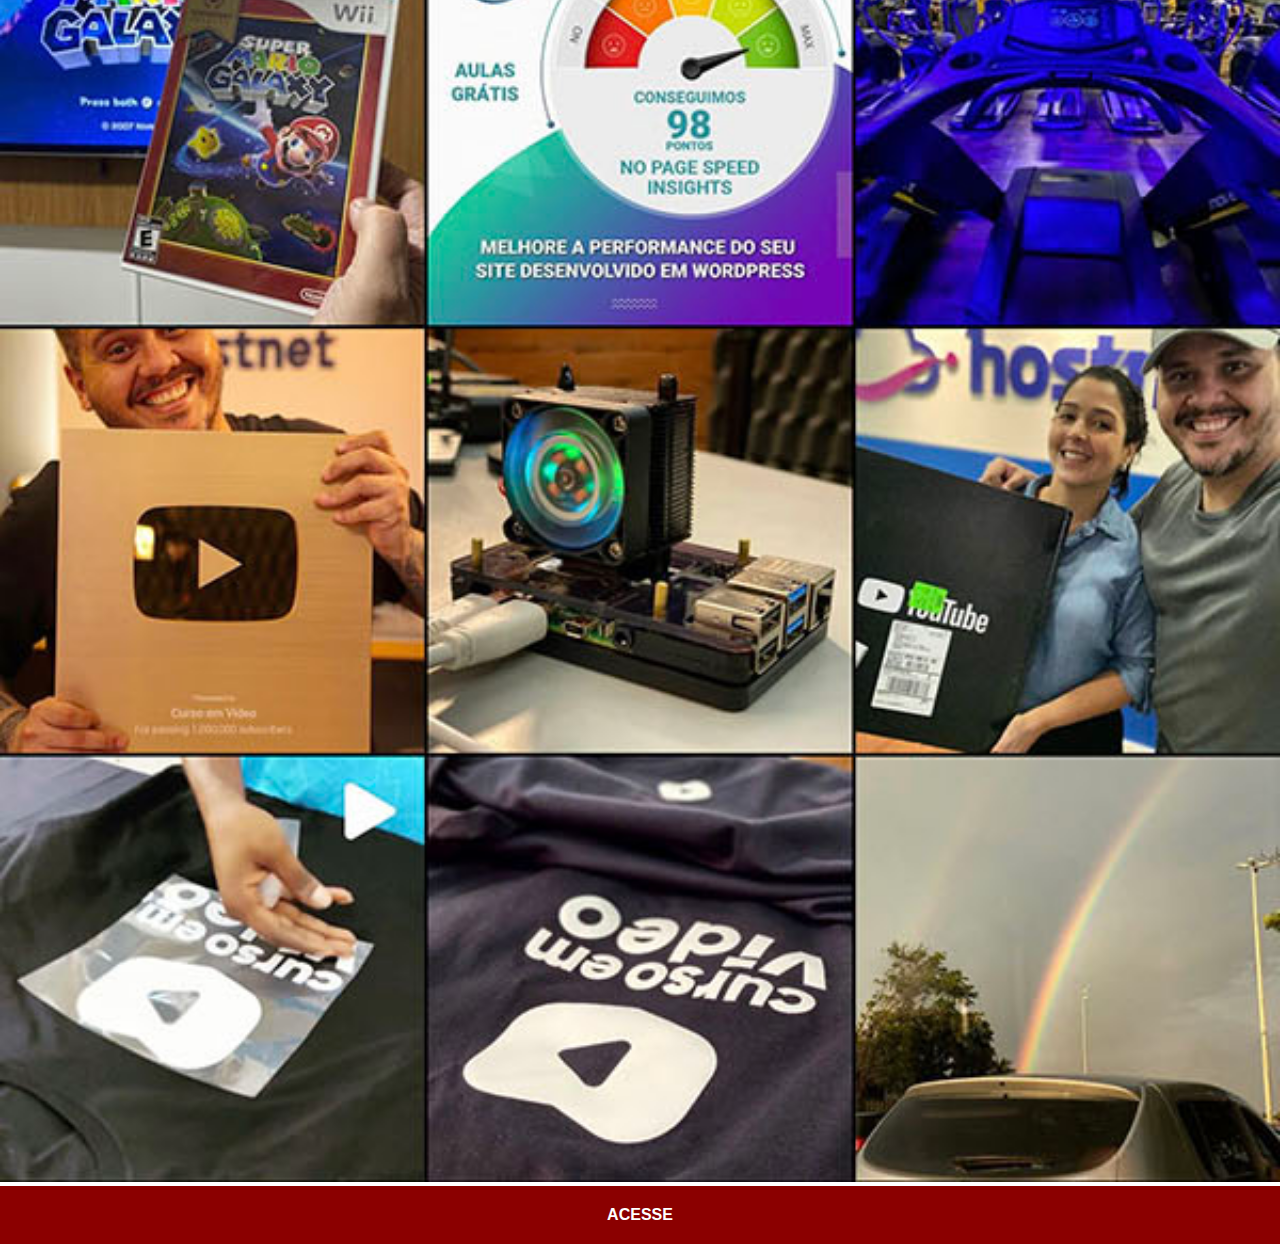
<file: instagram.html>
<!DOCTYPE html>
<html lang="pt-br">
<head>
    <meta charset="UTF-8">
    <meta name="viewport" content="width=device-width, initial-scale=1.0">
    <title>Instagram</title>
    <link rel="stylesheet" href="estilo/social.css">
</head>
<body>
    <img src="imagens/tela-instagram.jpg" alt="Instagram">
    <a href="https://www.instagram.com/gustavoguanabara/" target="_blank">ACESSE</a>
</body>
</html>
</file>
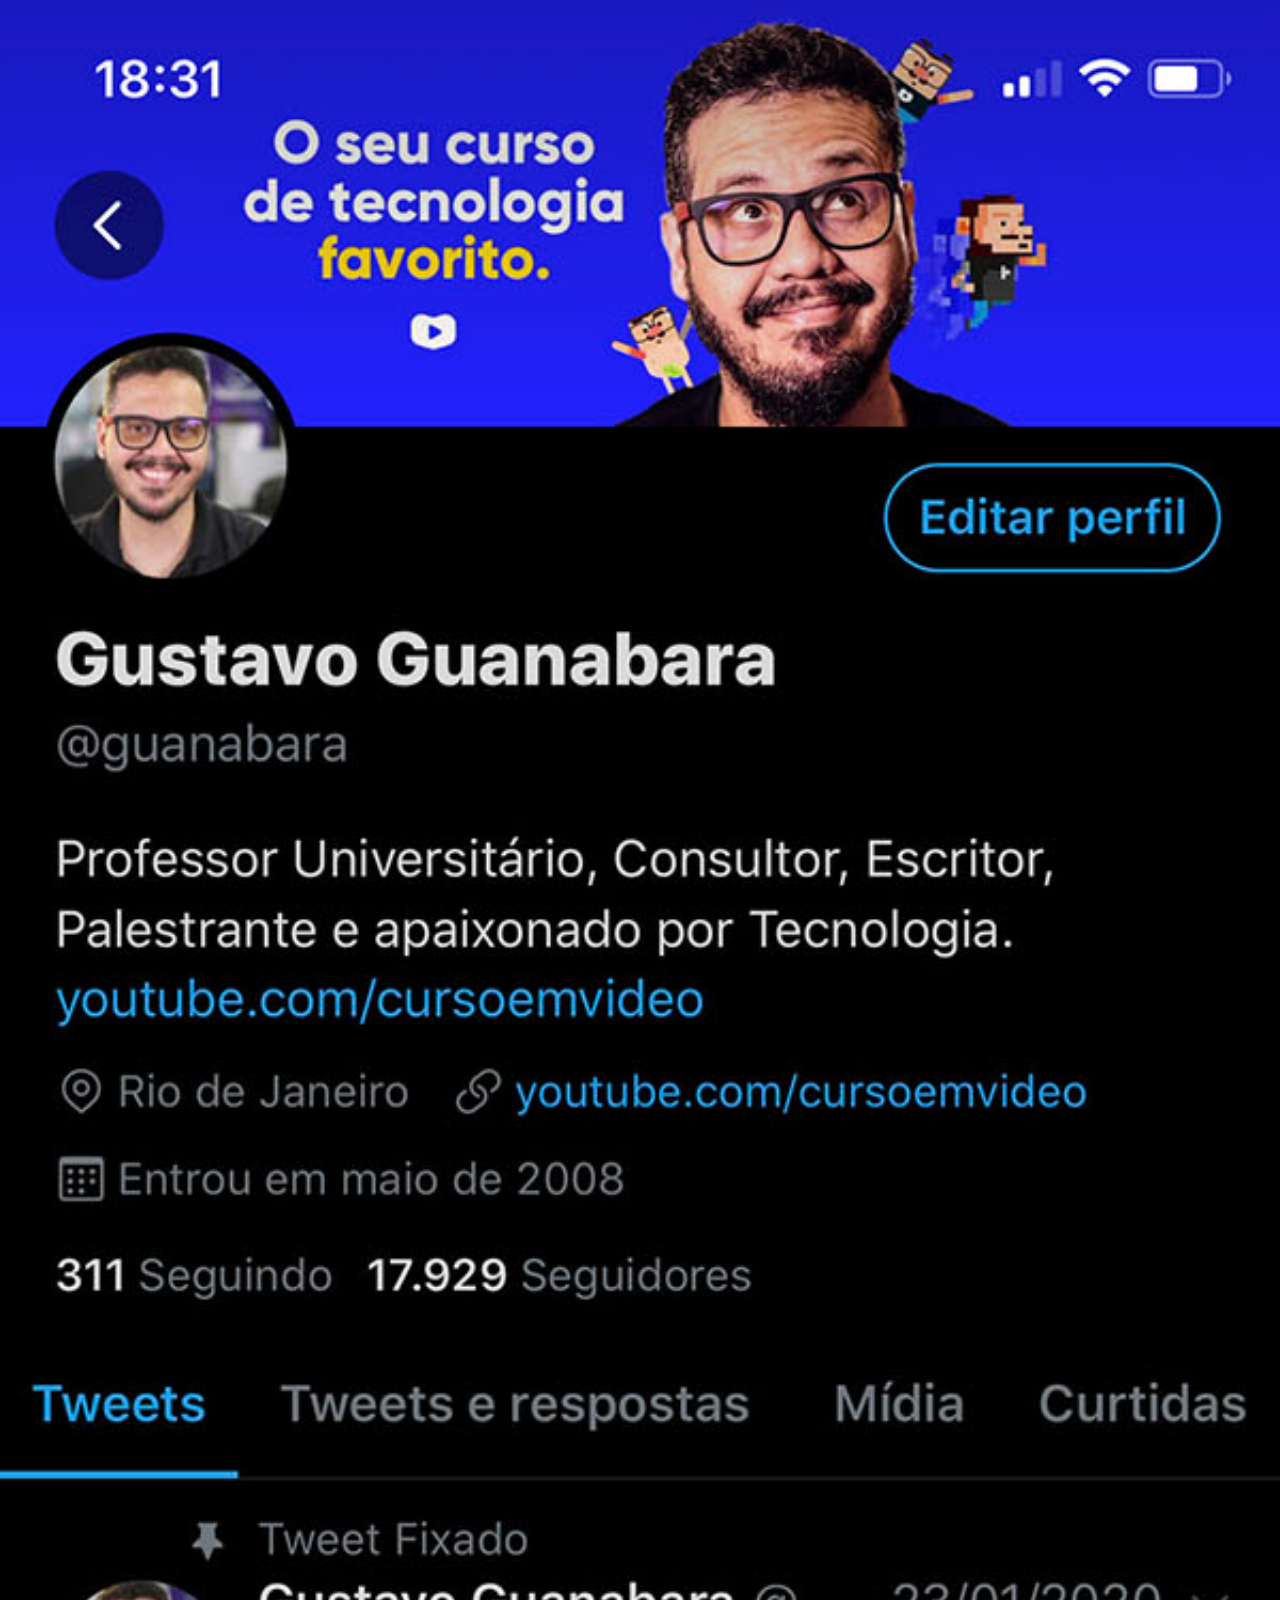
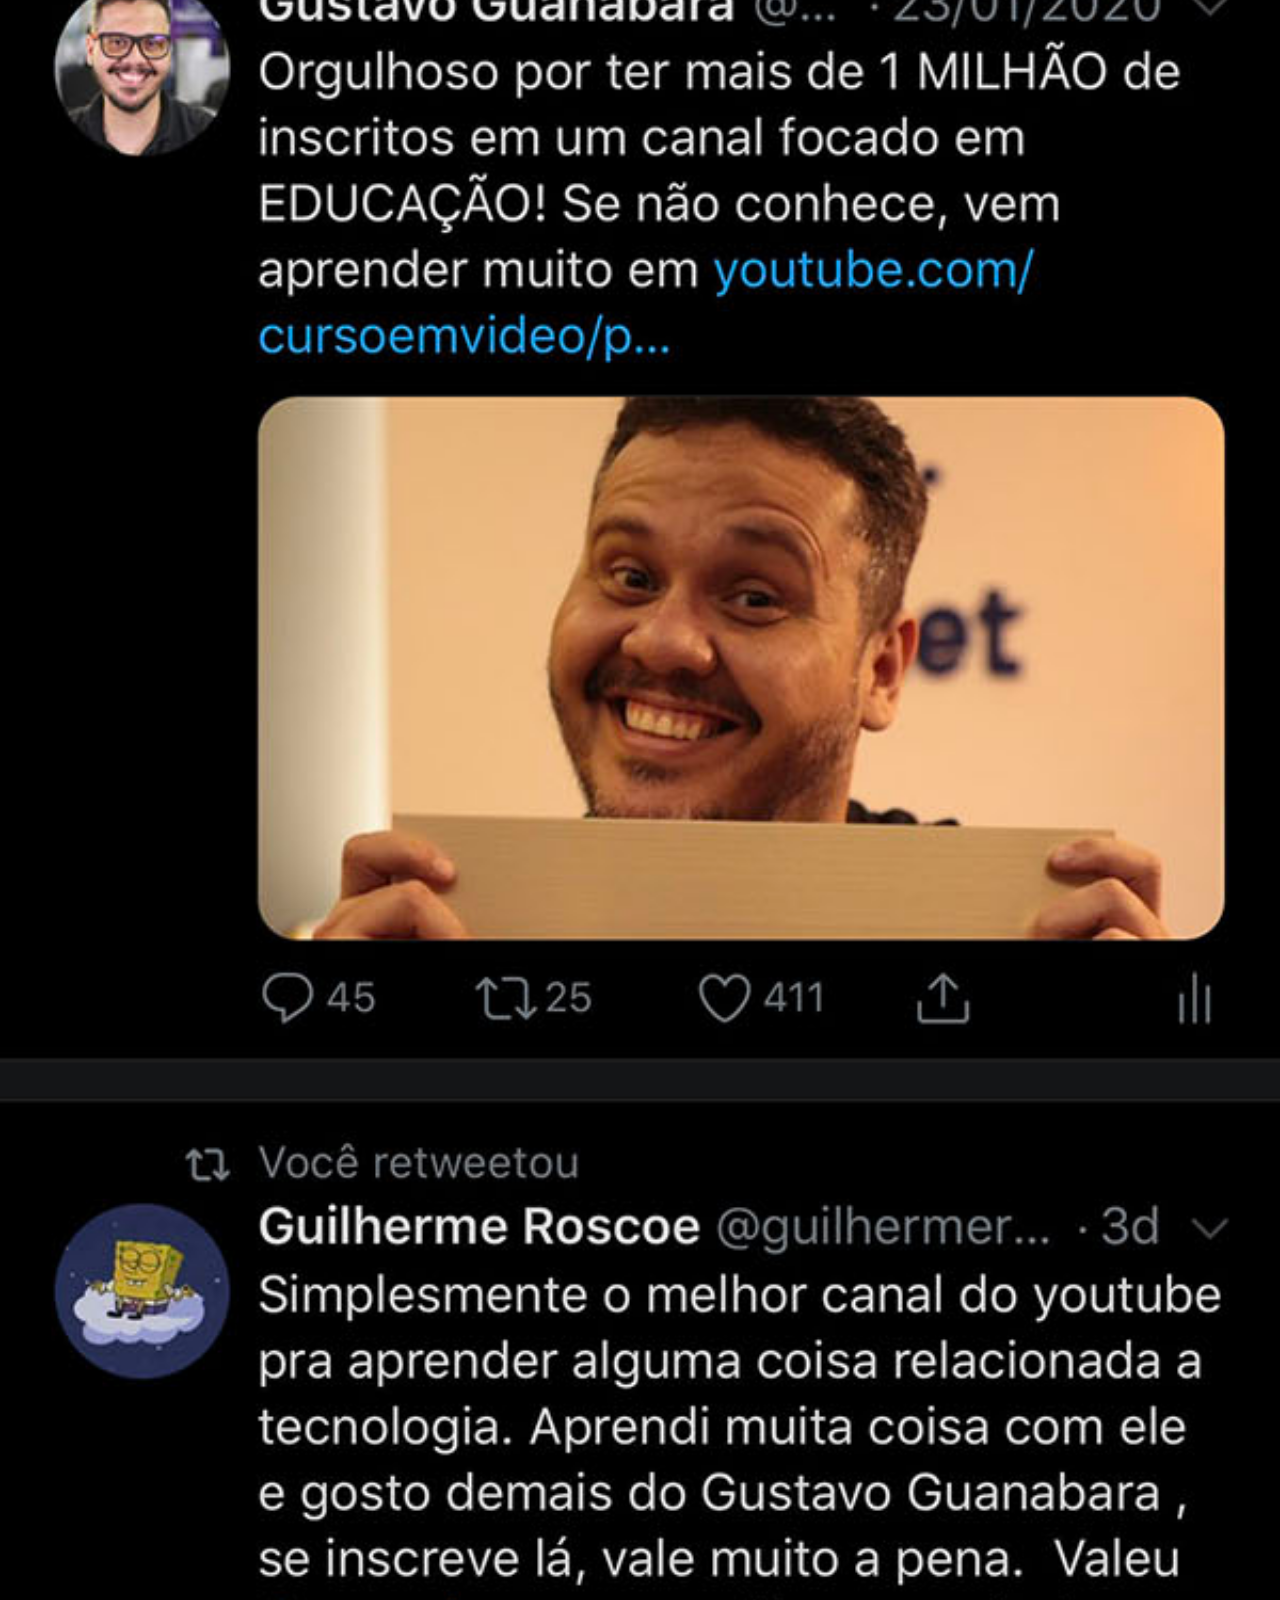
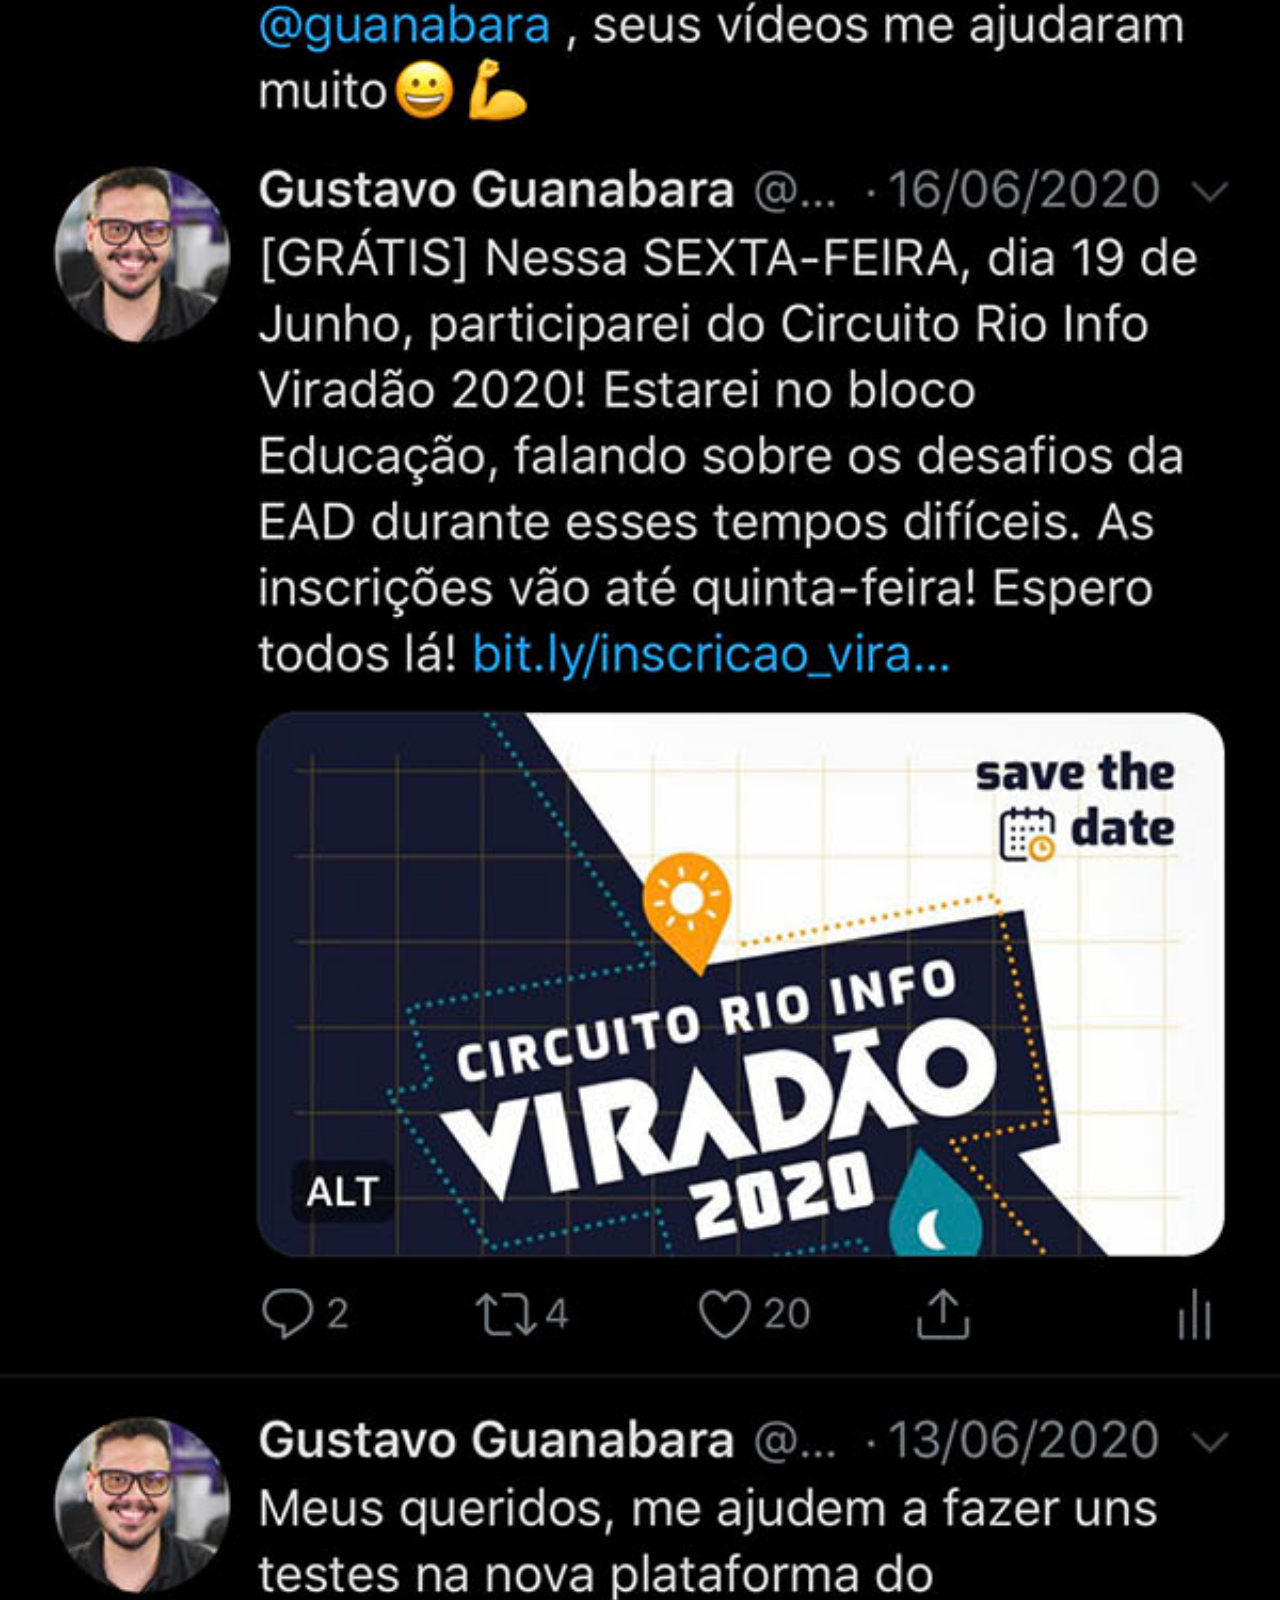
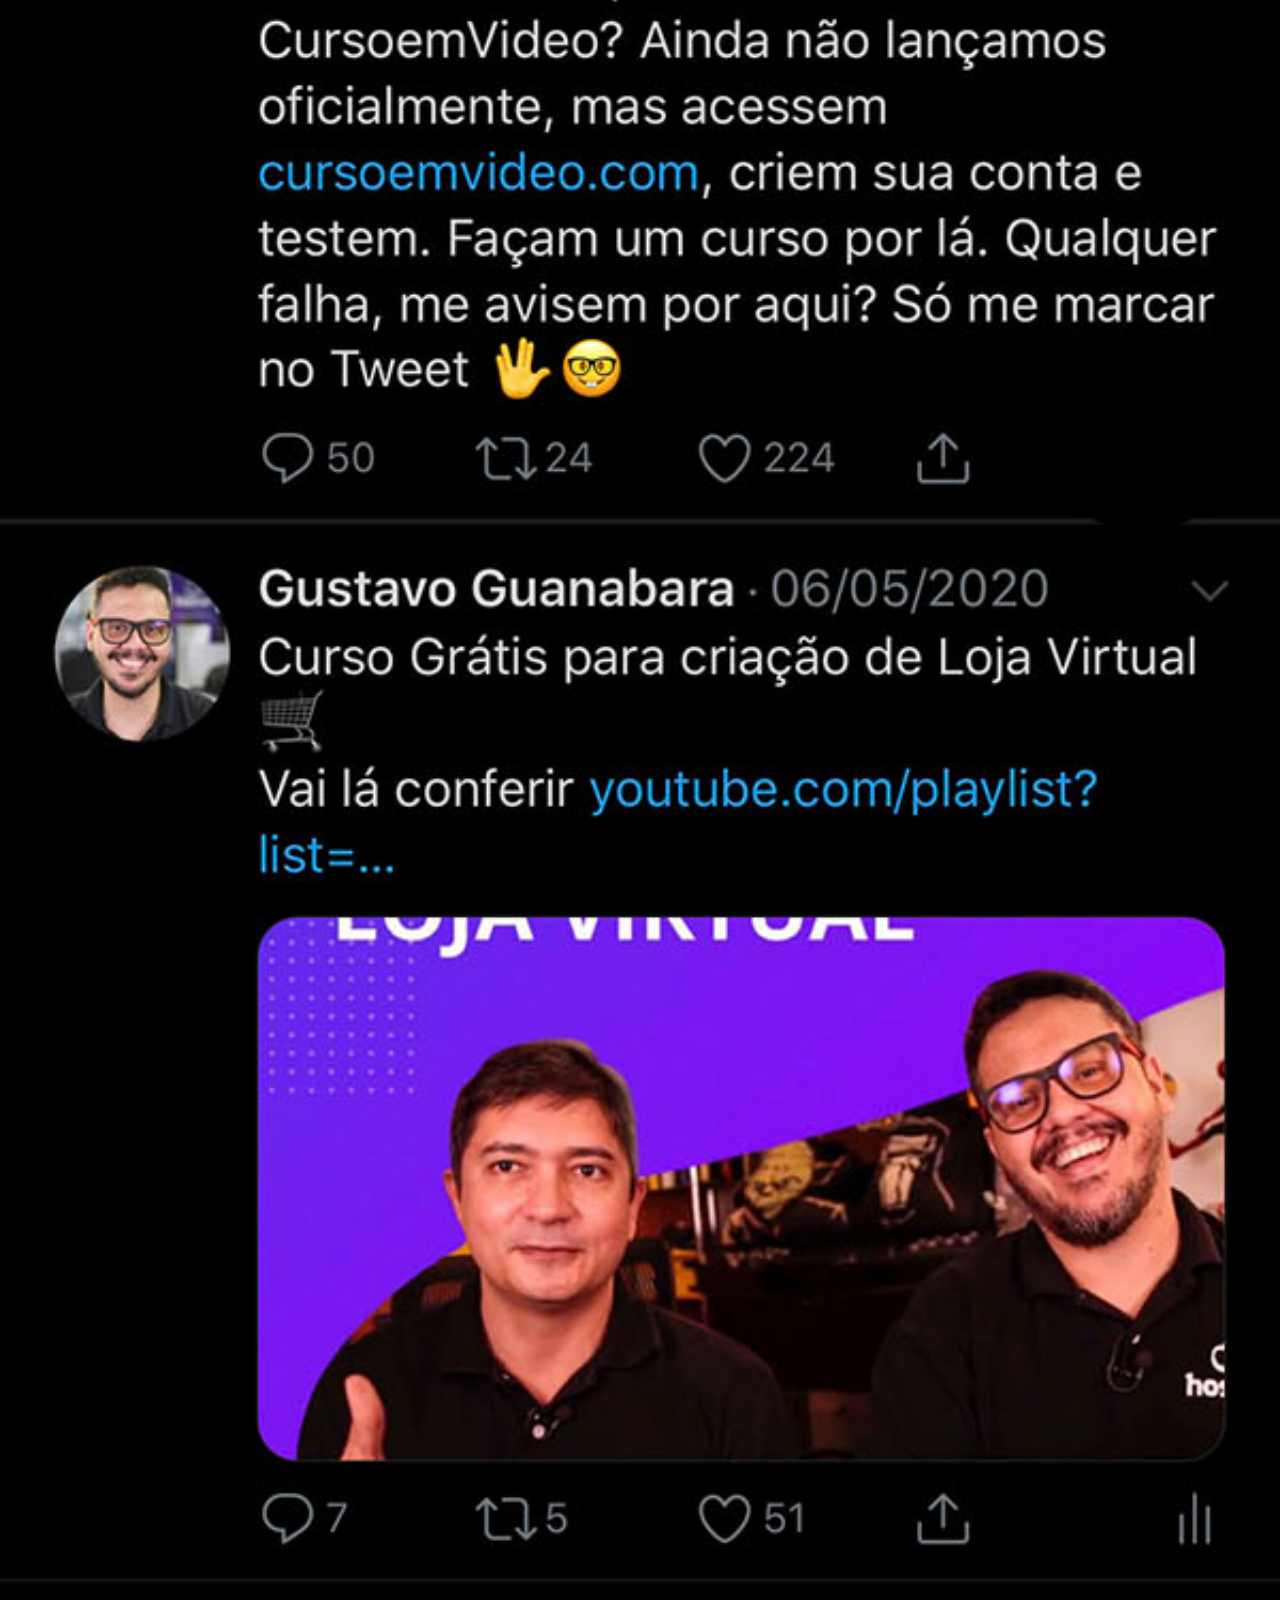
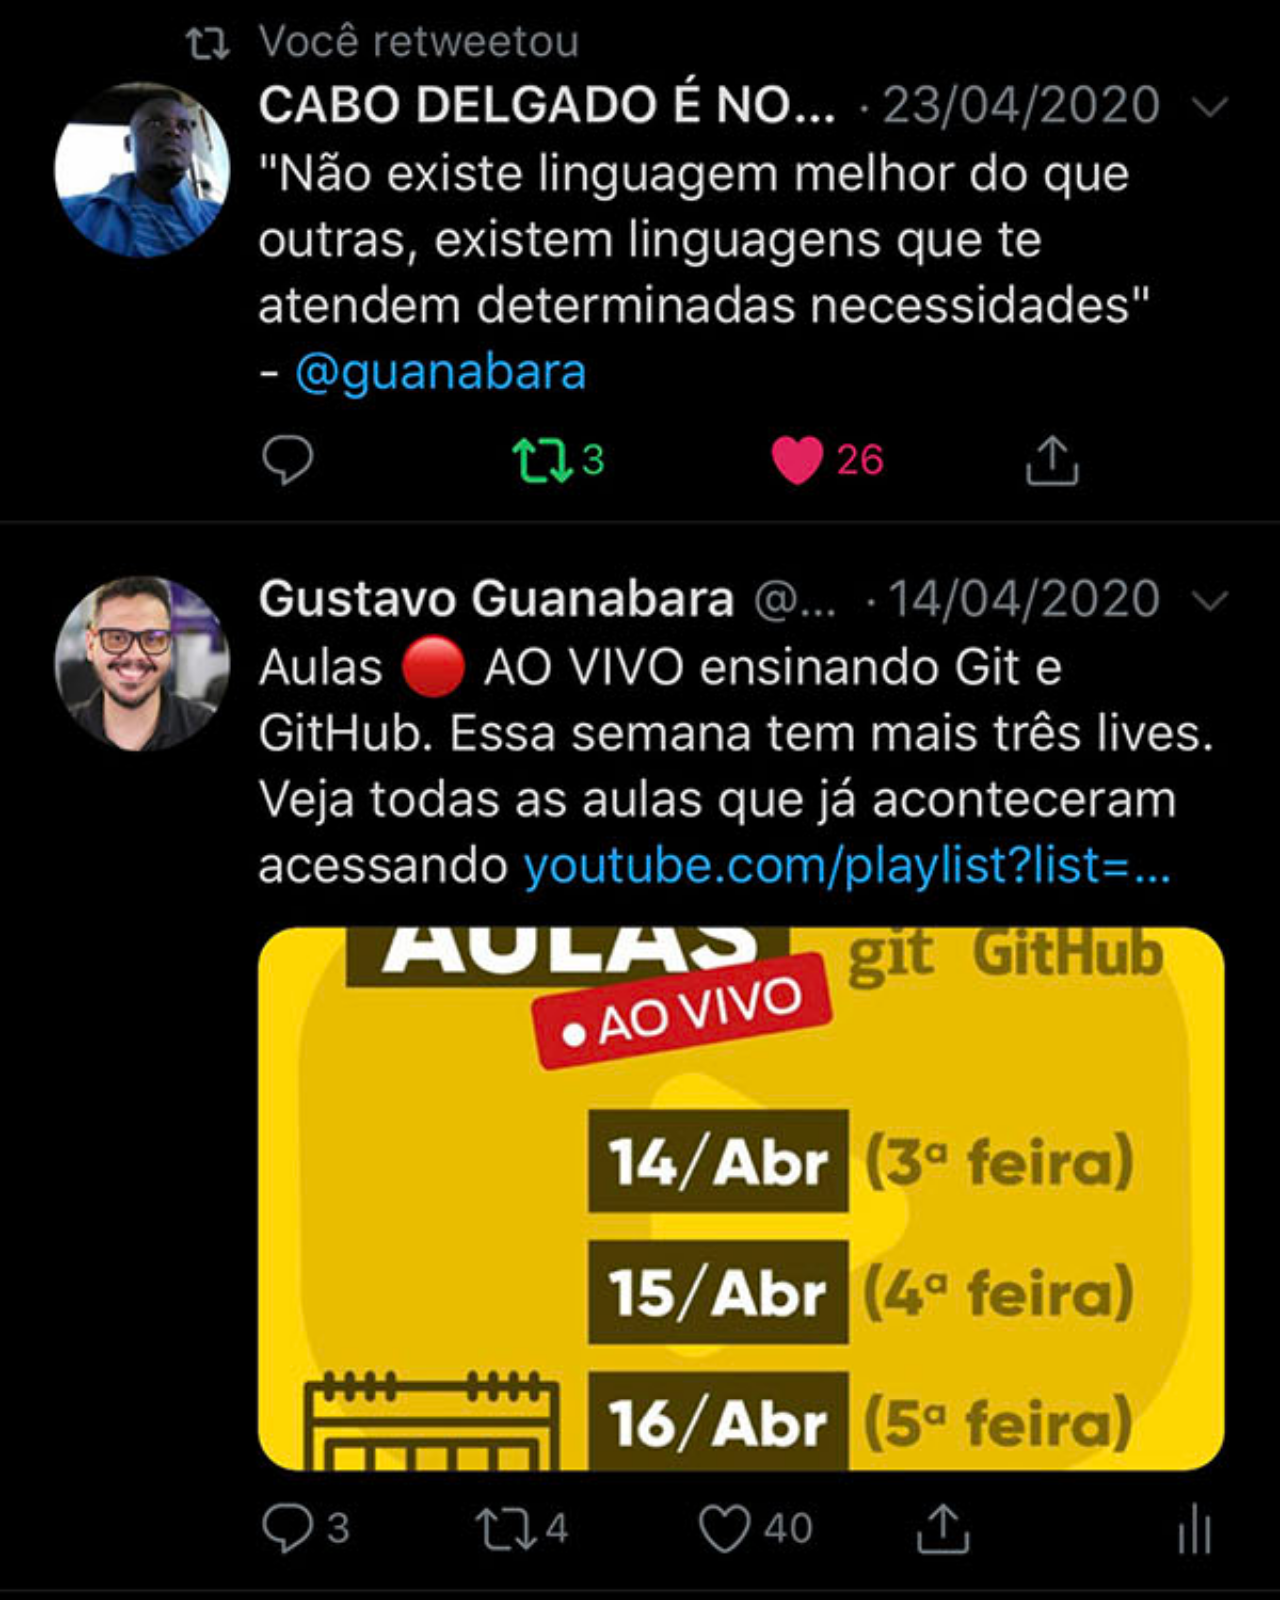
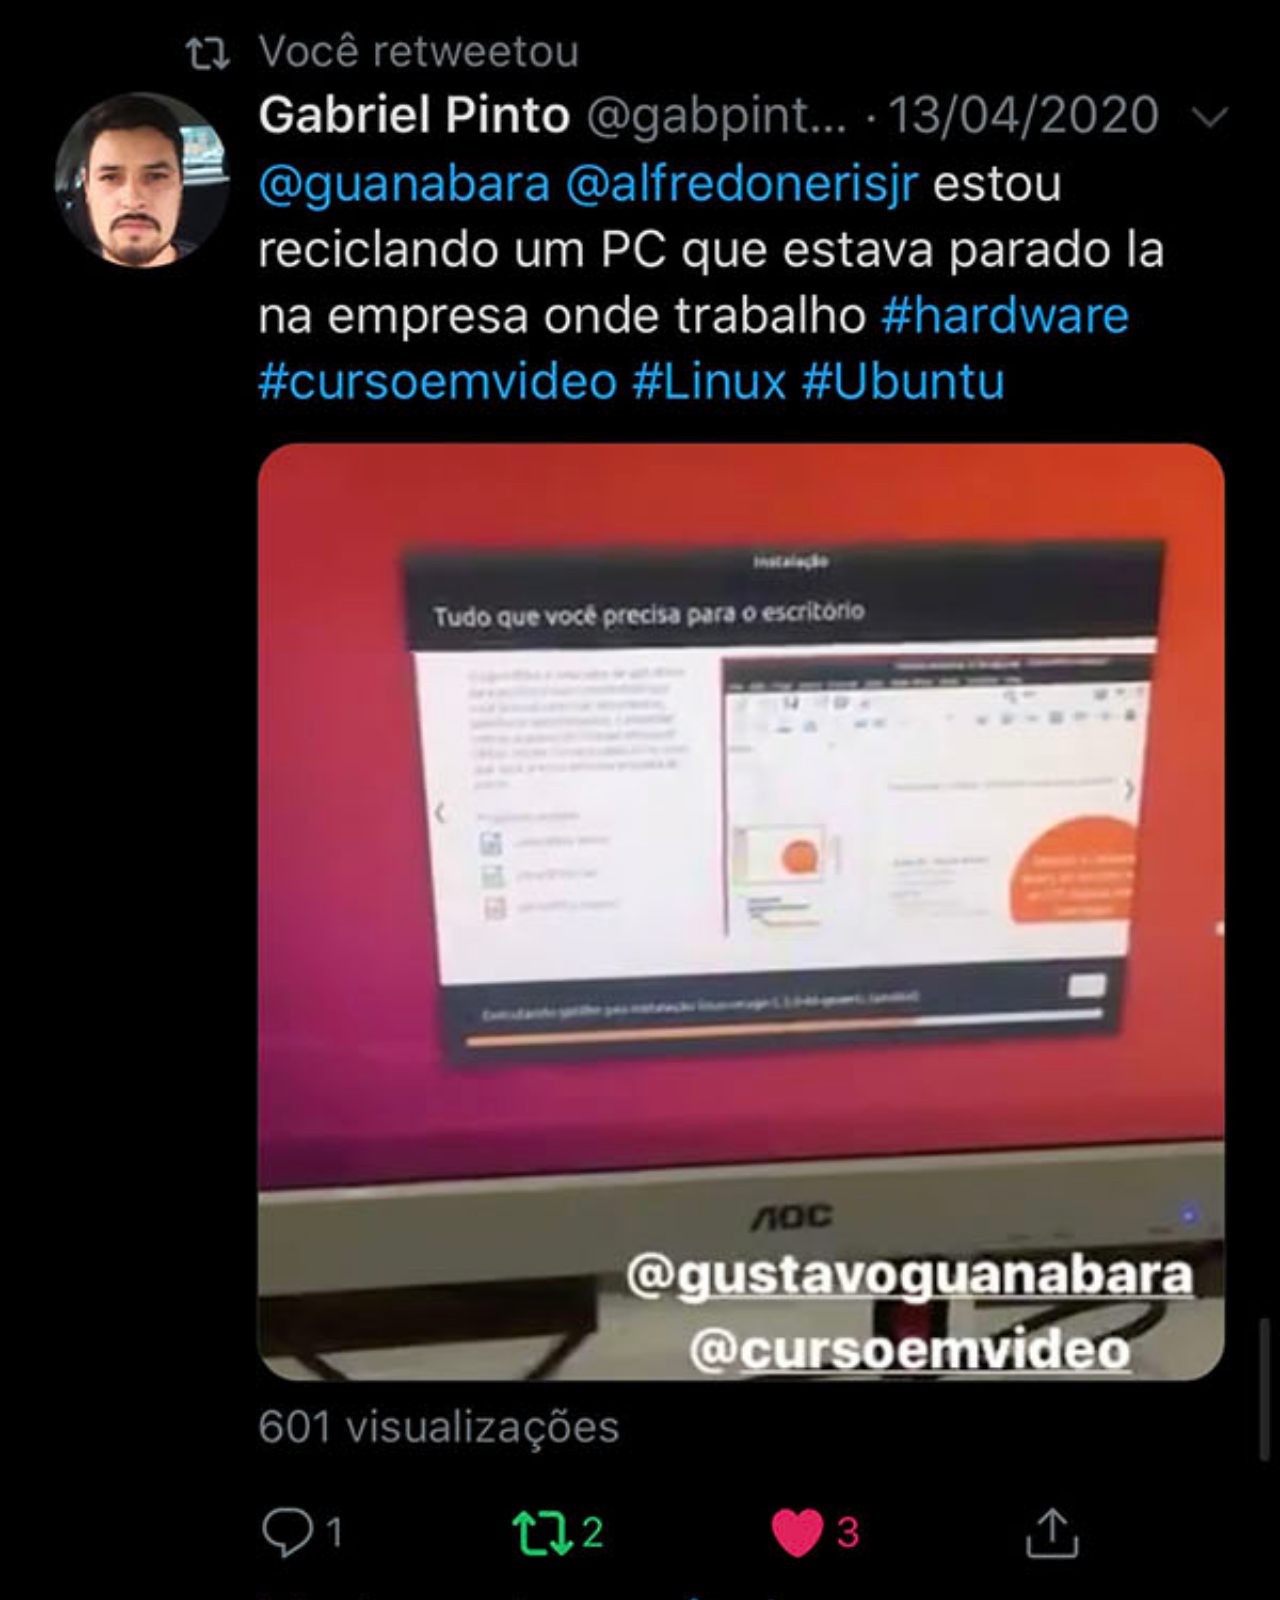
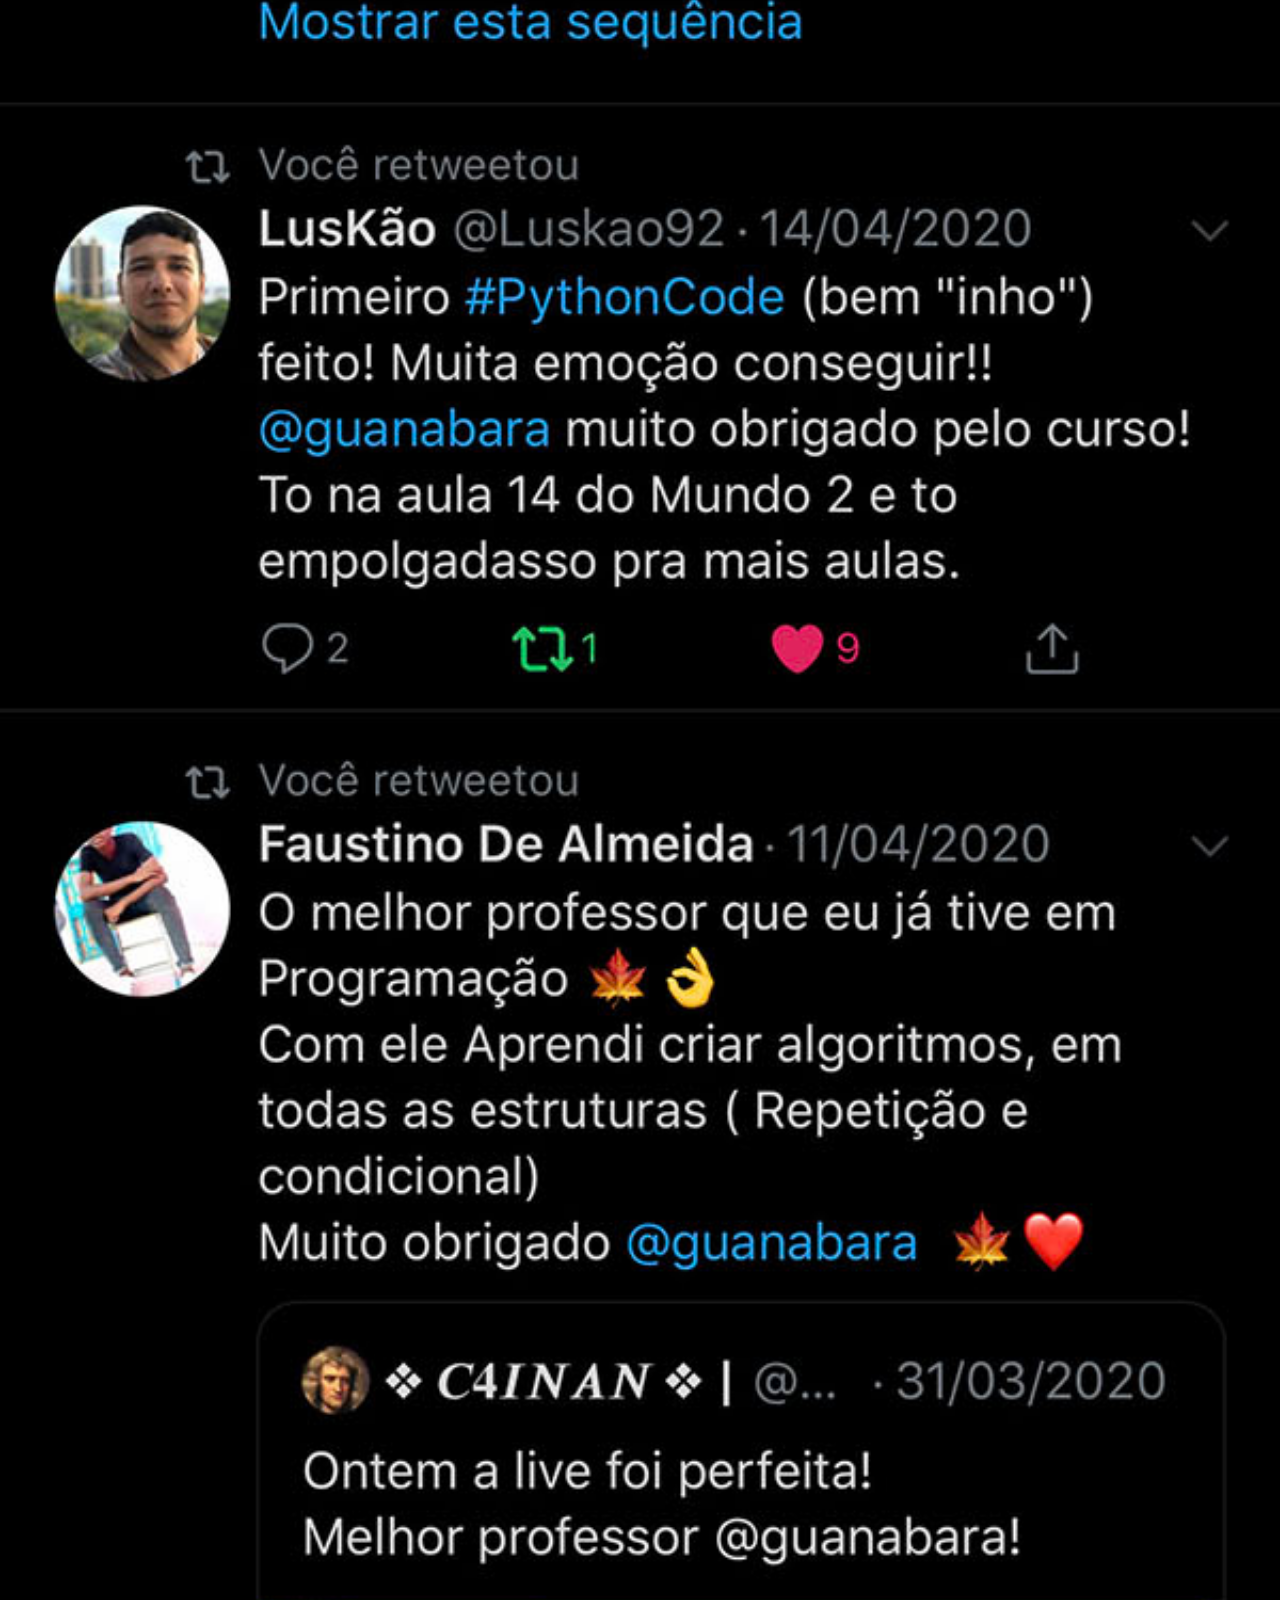
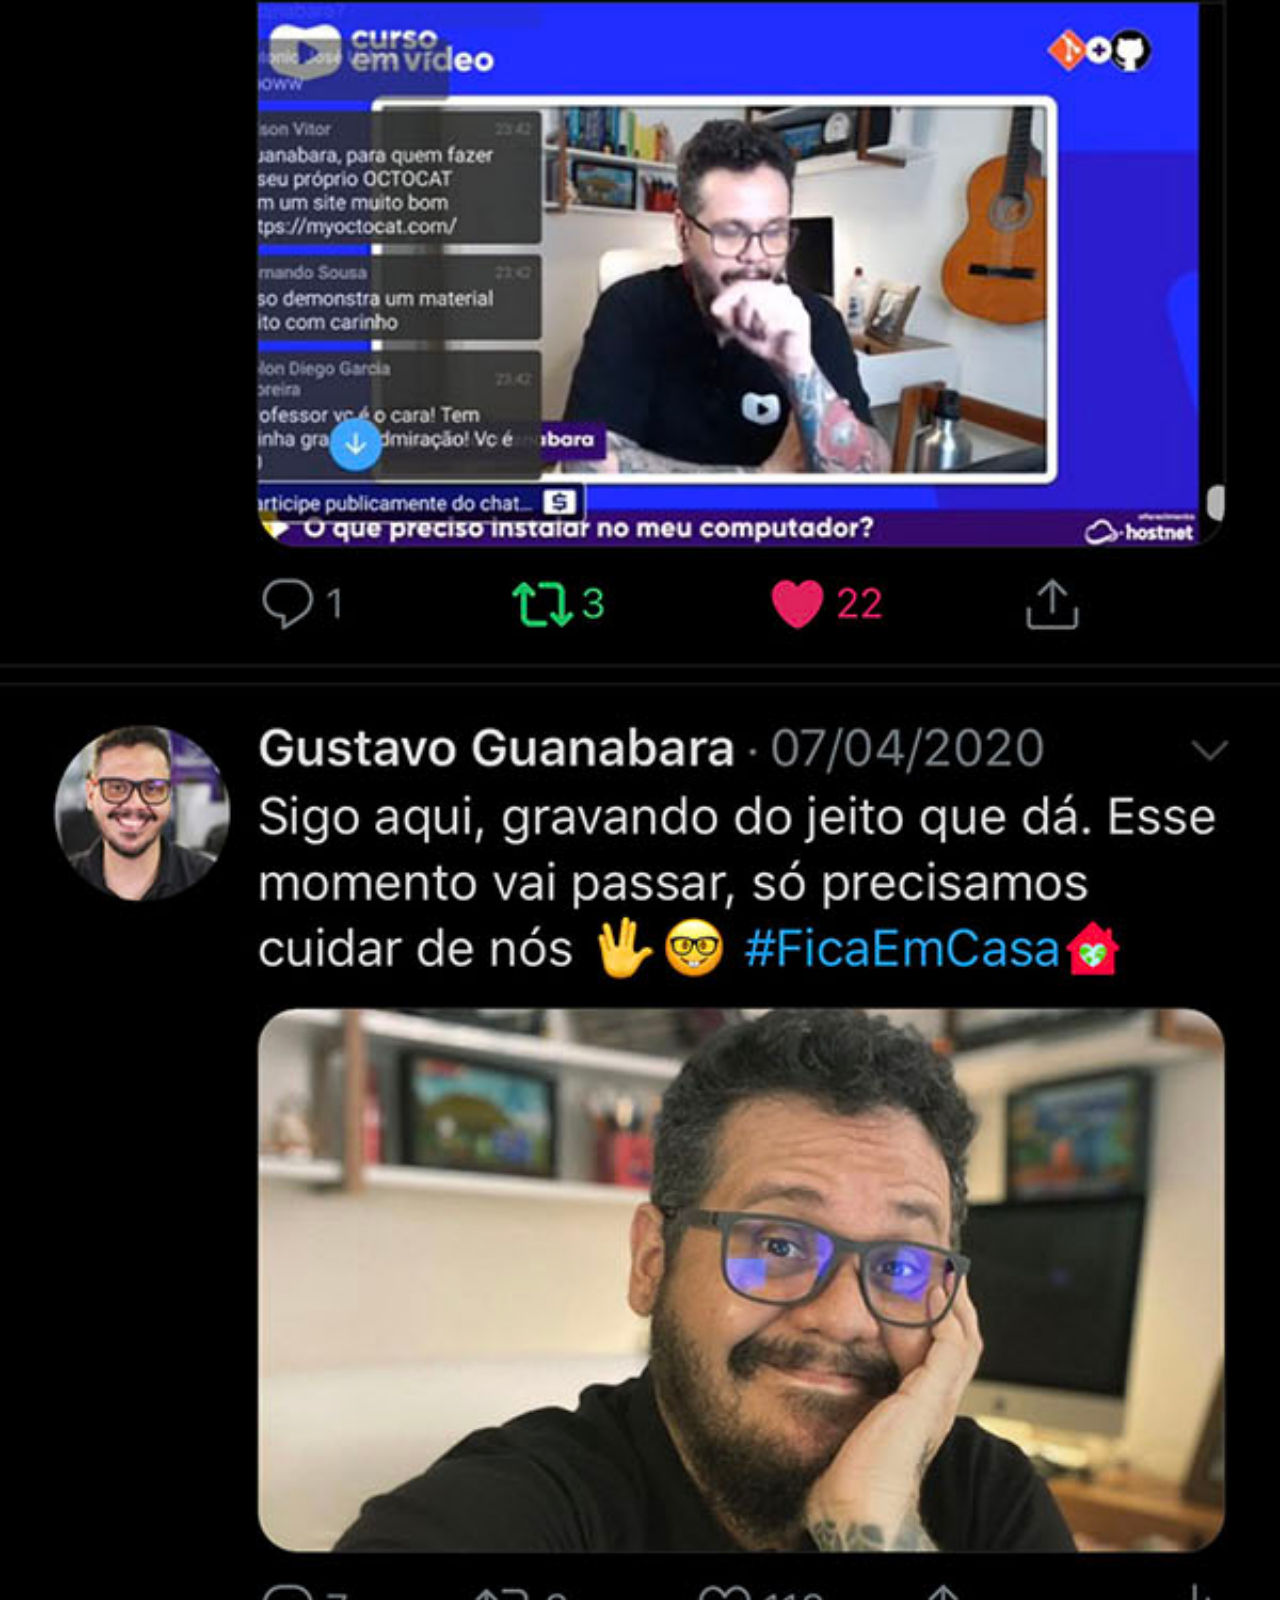
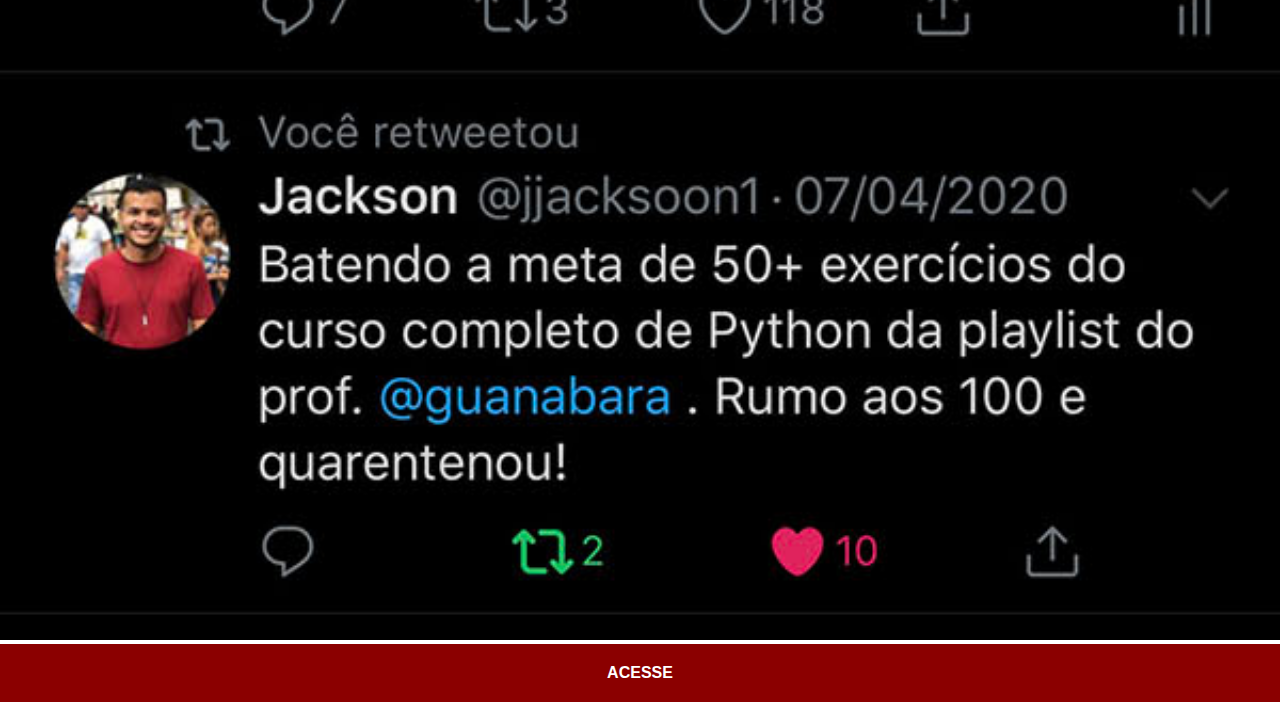
<file: twitter.html>
<!DOCTYPE html>
<html lang="pt-br">
<head>
    <meta charset="UTF-8">
    <meta name="viewport" content="width=device-width, initial-scale=1.0">
    <title>Twitter</title>
    <link rel="stylesheet" href="estilo/social.css">
</head>
<body>
    <img src="imagens/tela-twitter.jpg" alt="Twitter">
    <a href="https://www.twitter.com/guanabara/" target="_blank">ACESSE</a>
</body>
</html>
</file>
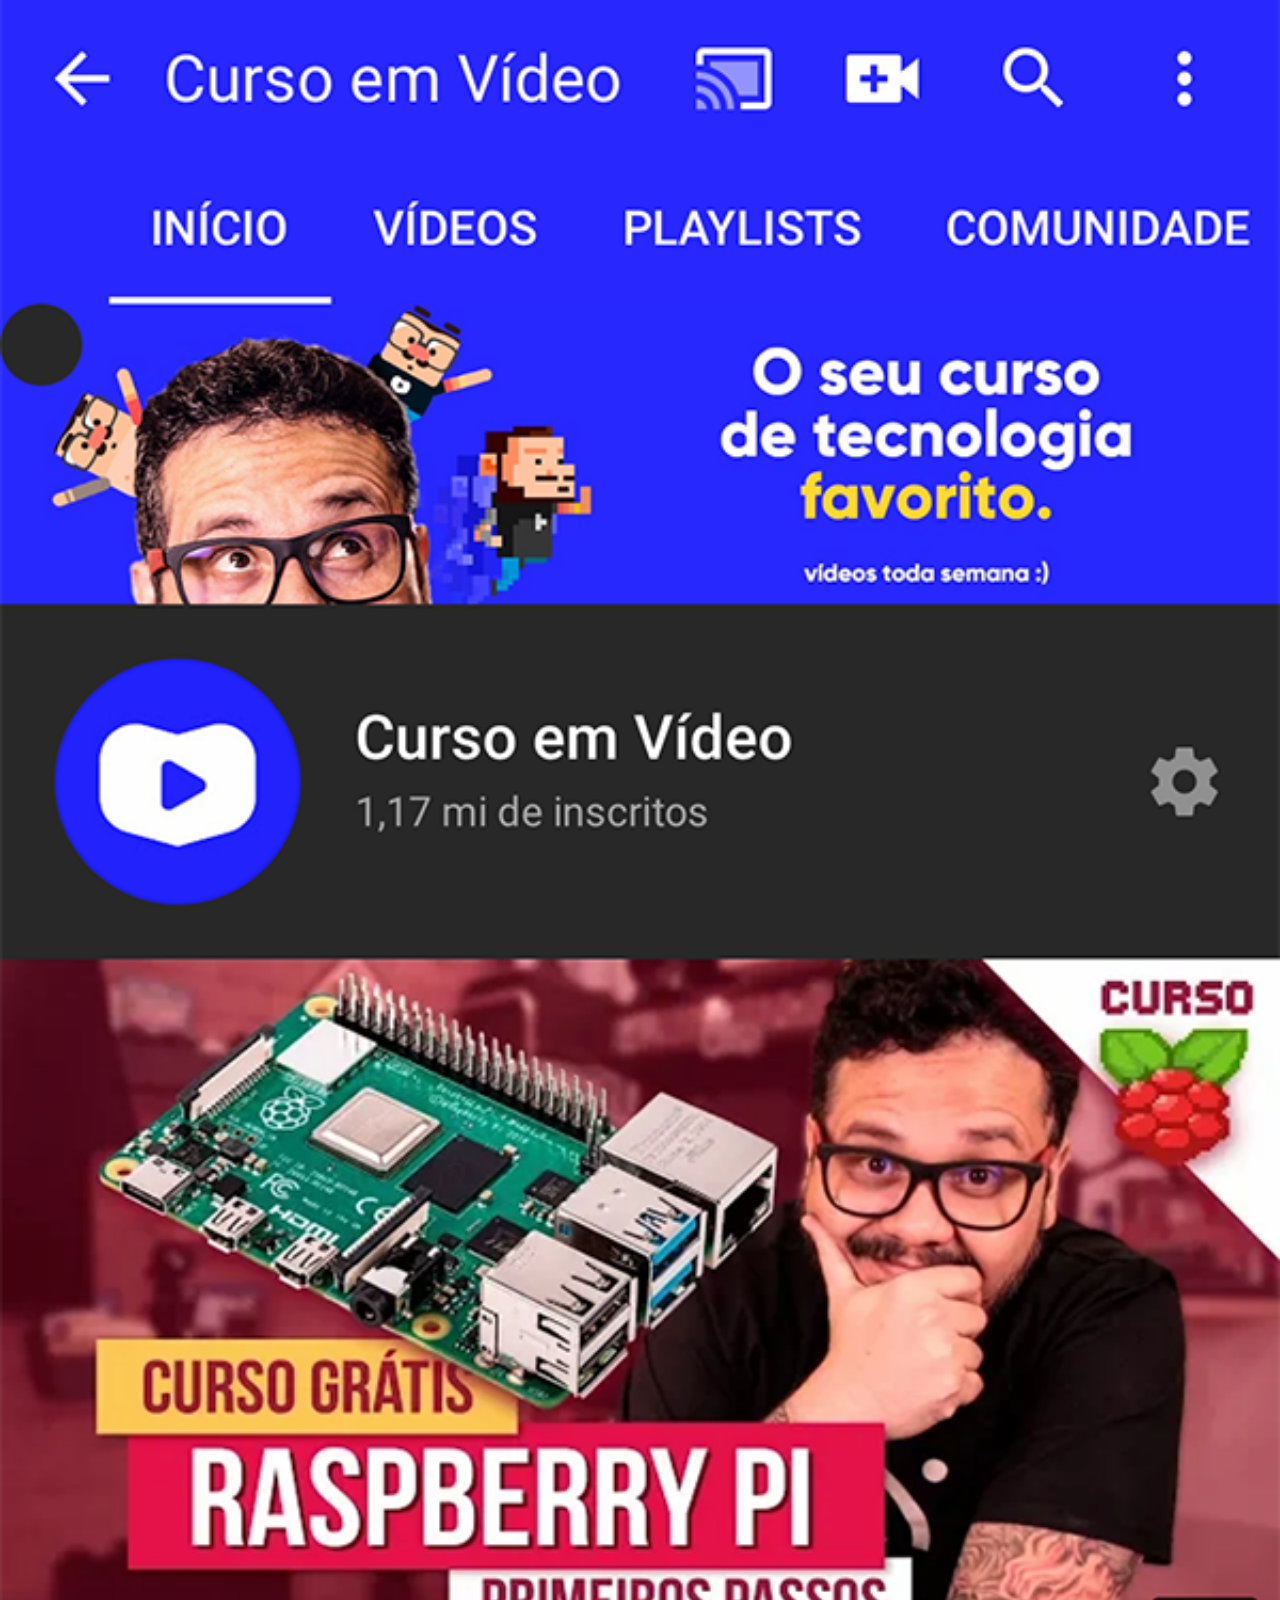
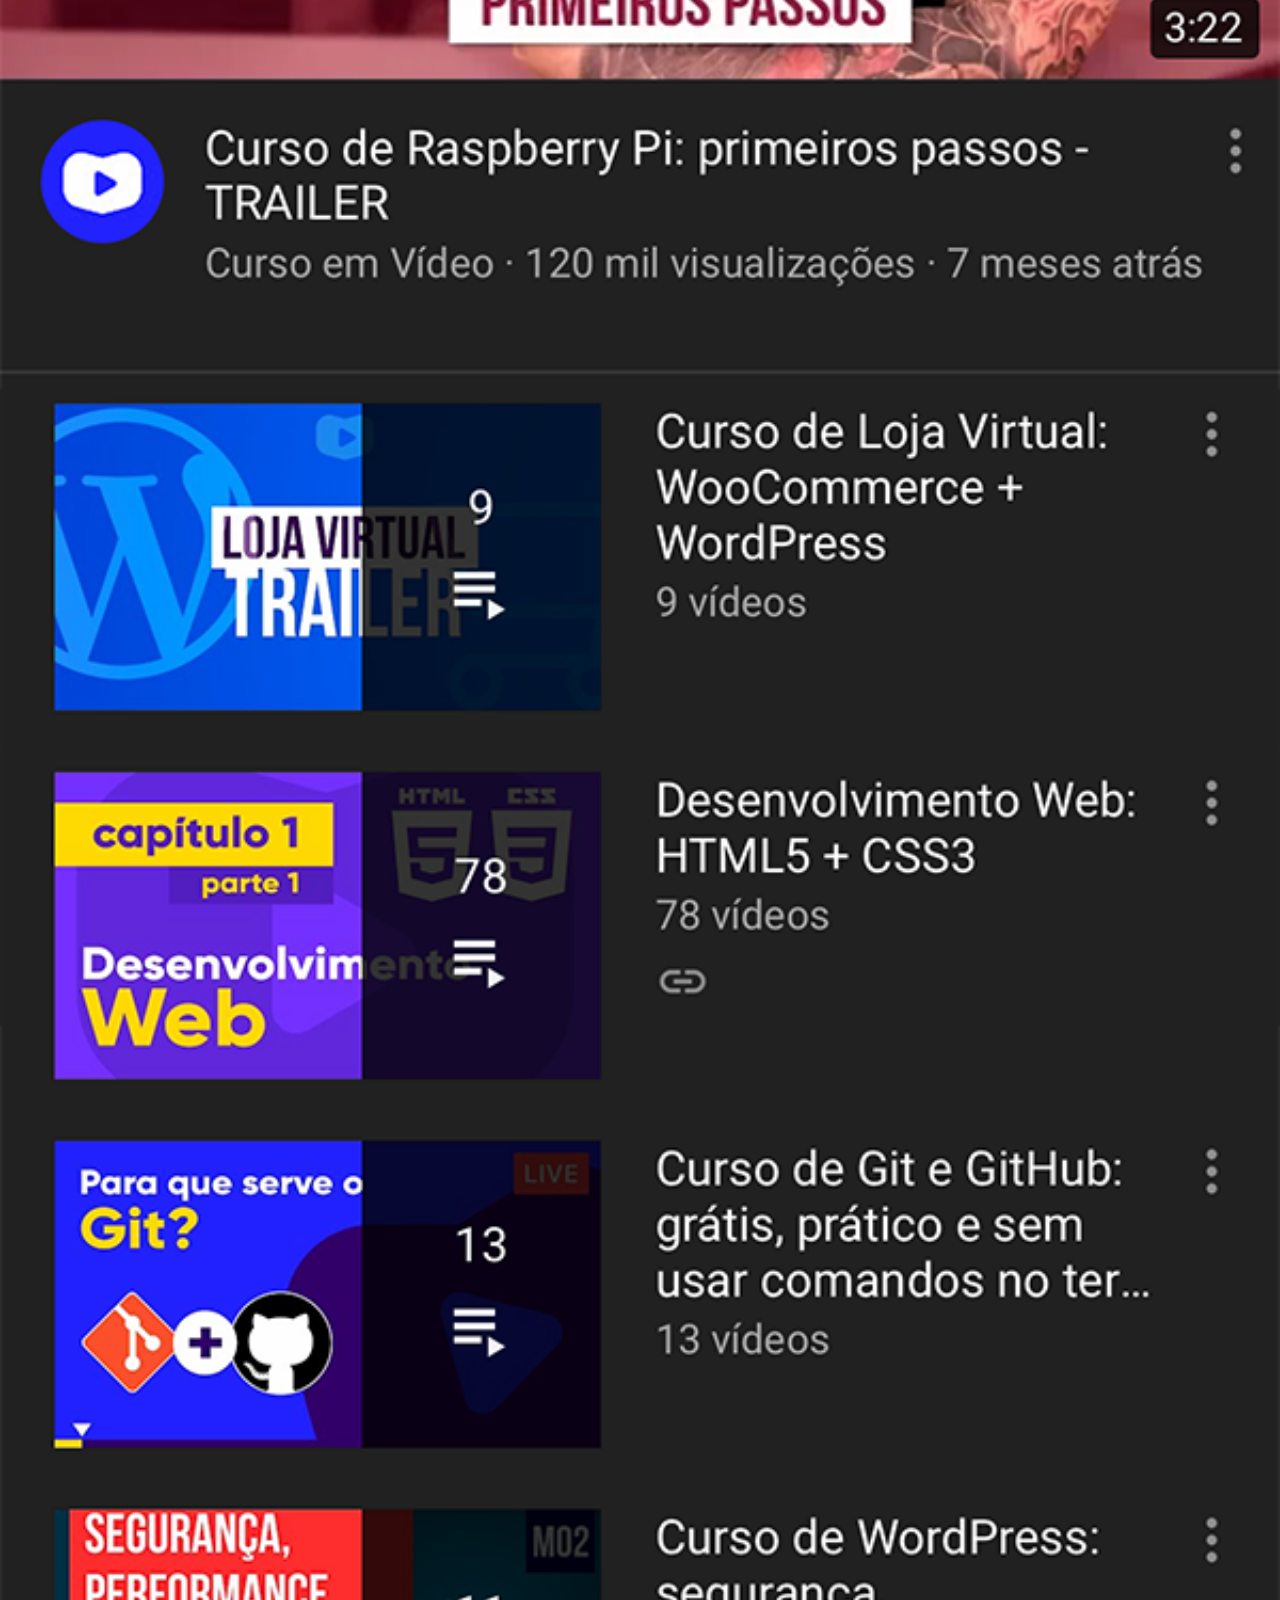
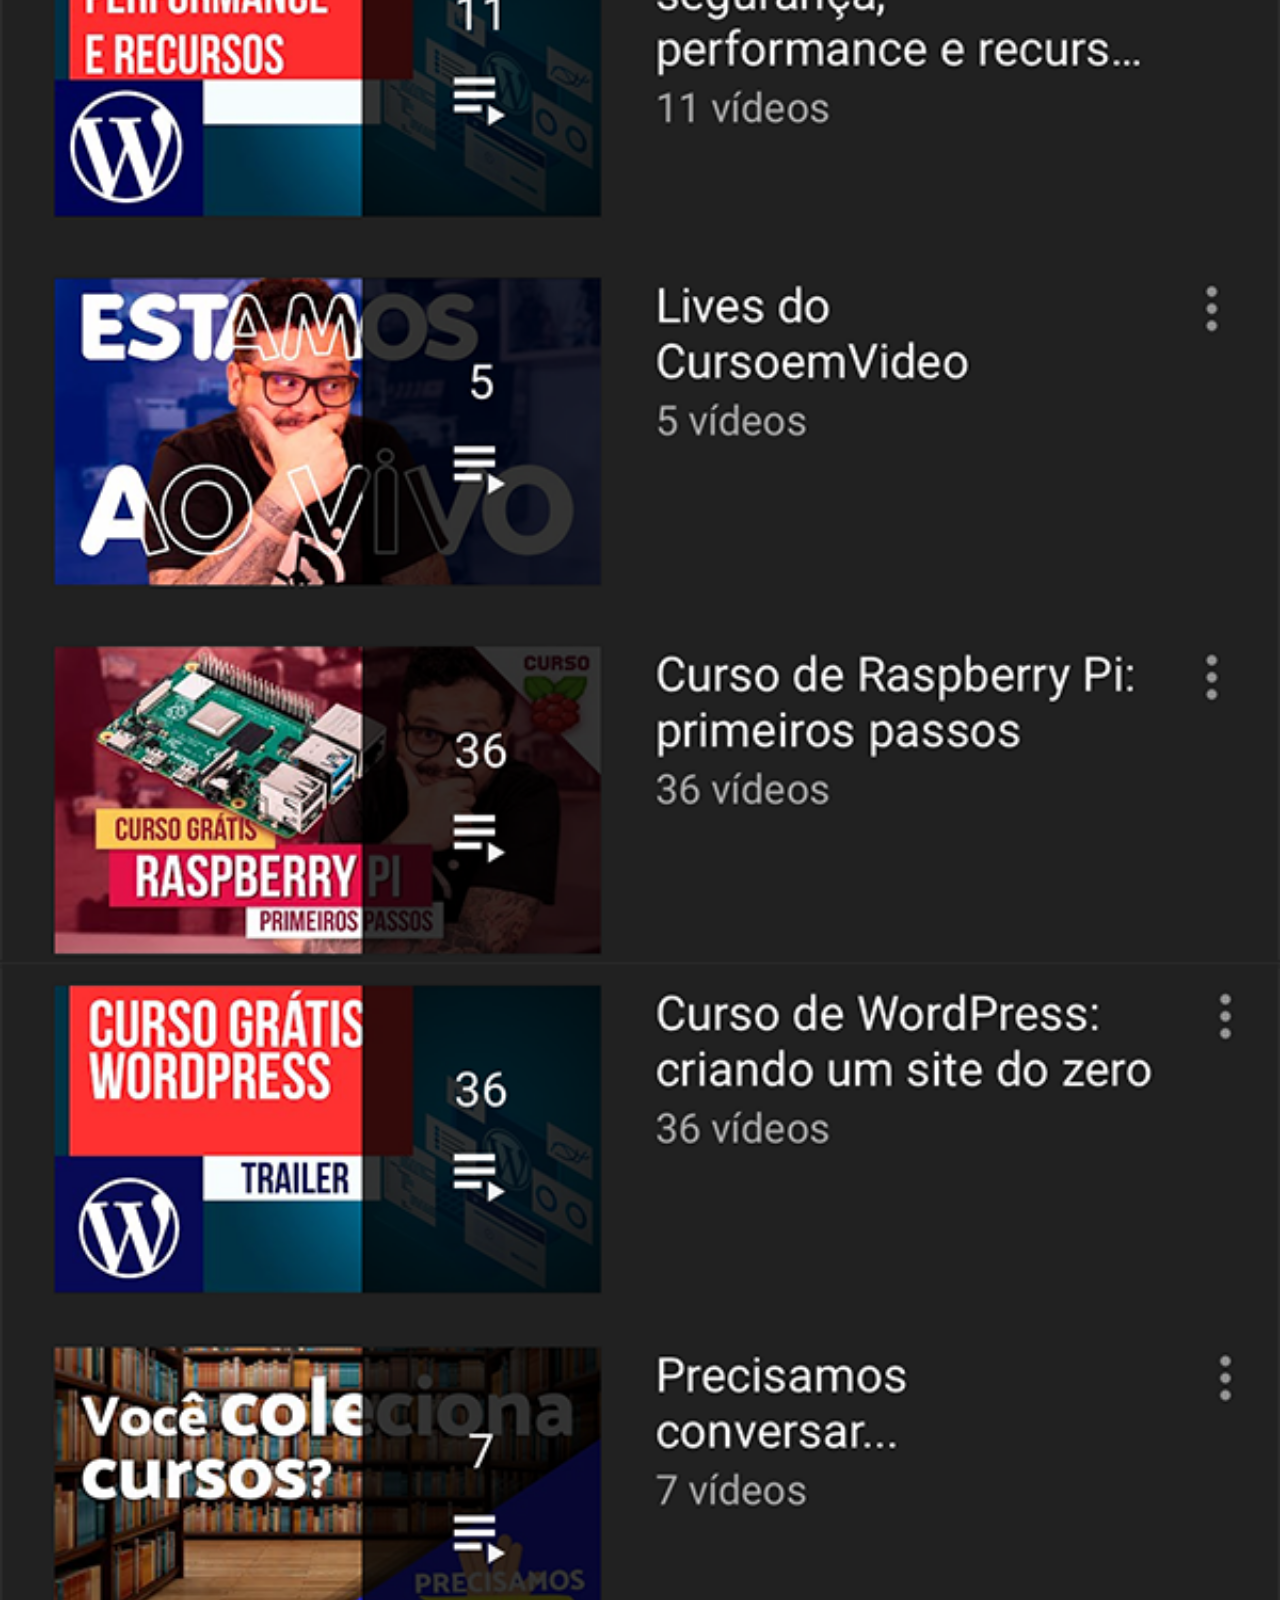
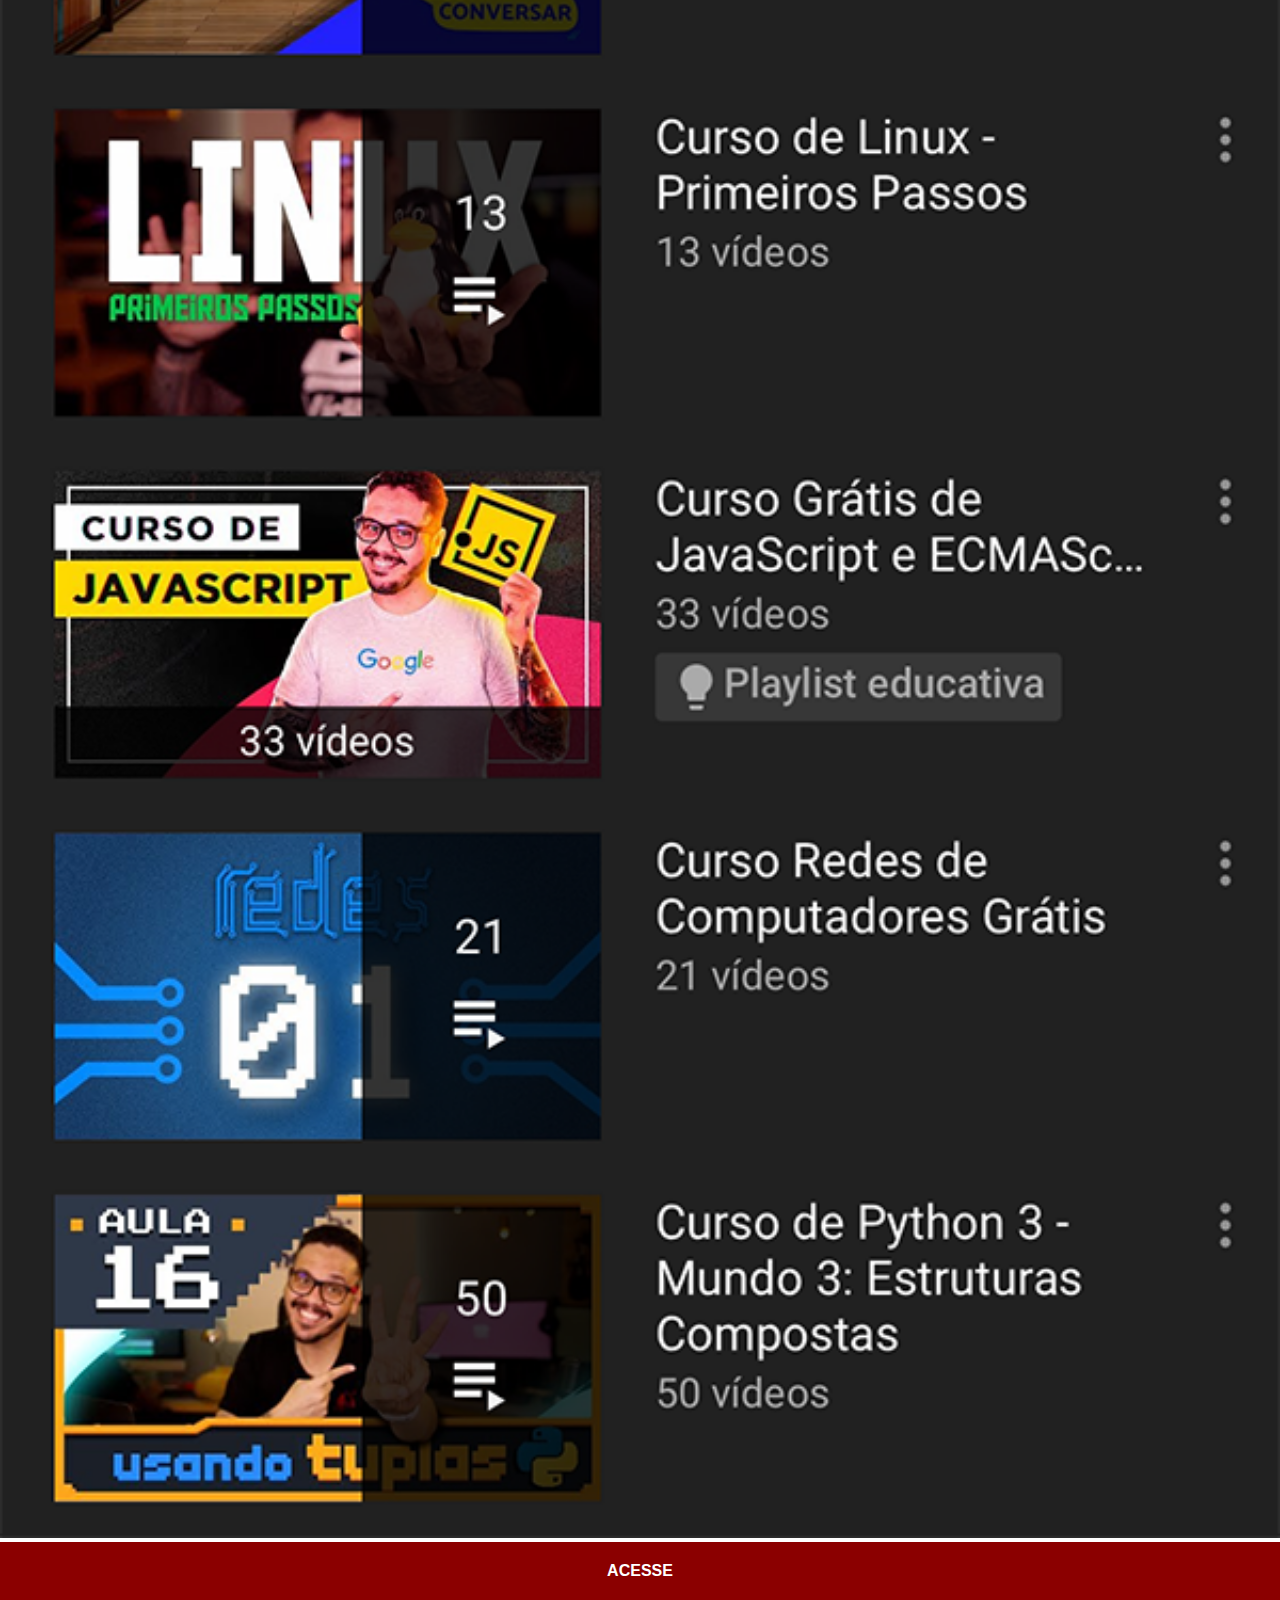
<file: youtube.html>
<!DOCTYPE html>
<html lang="pt-br">
<head>
    <meta charset="UTF-8">
    <meta name="viewport" content="width=device-width, initial-scale=1.0">
    <title>YouTube</title>
    <link rel="stylesheet" href="estilo/social.css">
</head>
<body>
    <img src="imagens/tela-youtube.png" alt="YouTube">
    <a href="https://www.youtube.com/user/cursosemvideo/playlists" target="_blank">ACESSE</a>
</body>
</html>
</file>
<file: estilo/style.css>
@charset "UTF-8";

* {
    margin: 0px;
    padding: 0px;
    font-family: Arial, Helvetica, sans-serif;
}
html, body{
    height: 100vh;
    width: 100vw;
    background-color: black;
}

body {
    background: url('../imagens/fundo-madeira.jpg') no-repeat top center;
    background-size: cover;
    background-attachment: fixed;
}

main{
    height: 100vh;
    position: relative;
}

#telefone{
    position: absolute;
    top: 50%;
    left: 50%;
    transform: translate(-50%, -50%);
    width: 311px;
    height: 627px;
    background: url(../imagens/frame-iphone.png) no-repeat;
}
#tela {
    position: relative;
    top: 80px;
    left: 22px;
    width: 267px;
    height: 471px;
}
#redes-sociais{
    text-align: right;
}
#redes-sociais img{
    width: 50px;
    margin: 10px;
    border-radius: 50%;
    box-shadow: 2px 2px 5px black;
}
#redes-sociais img:hover{
    transform: translate(-5%, -5%);
    border: 3px solid white;
    box-shadow: 5px 5px 10px black;
    box-sizing: border-box;
    transition: transform .3s, border 1s;
}
</file>
<file: estilo/social.css>
@charset "UTF-8";

* {
    margin: 0px;
    padding: 0px;
    font-family: Arial, Helvetica, sans-serif;
}

::-webkit-scrollbar {
    width: 0px;
    height: 0px;
}

img {
    width: 100vw;
}

a {
    display: block;
    background-color: darkred;
    color: white;
    padding: 20px;
    text-align: center;
    font-weight: bolder;
    text-decoration: none;
}

a:hover {
    background-color: red;
}
</file>
